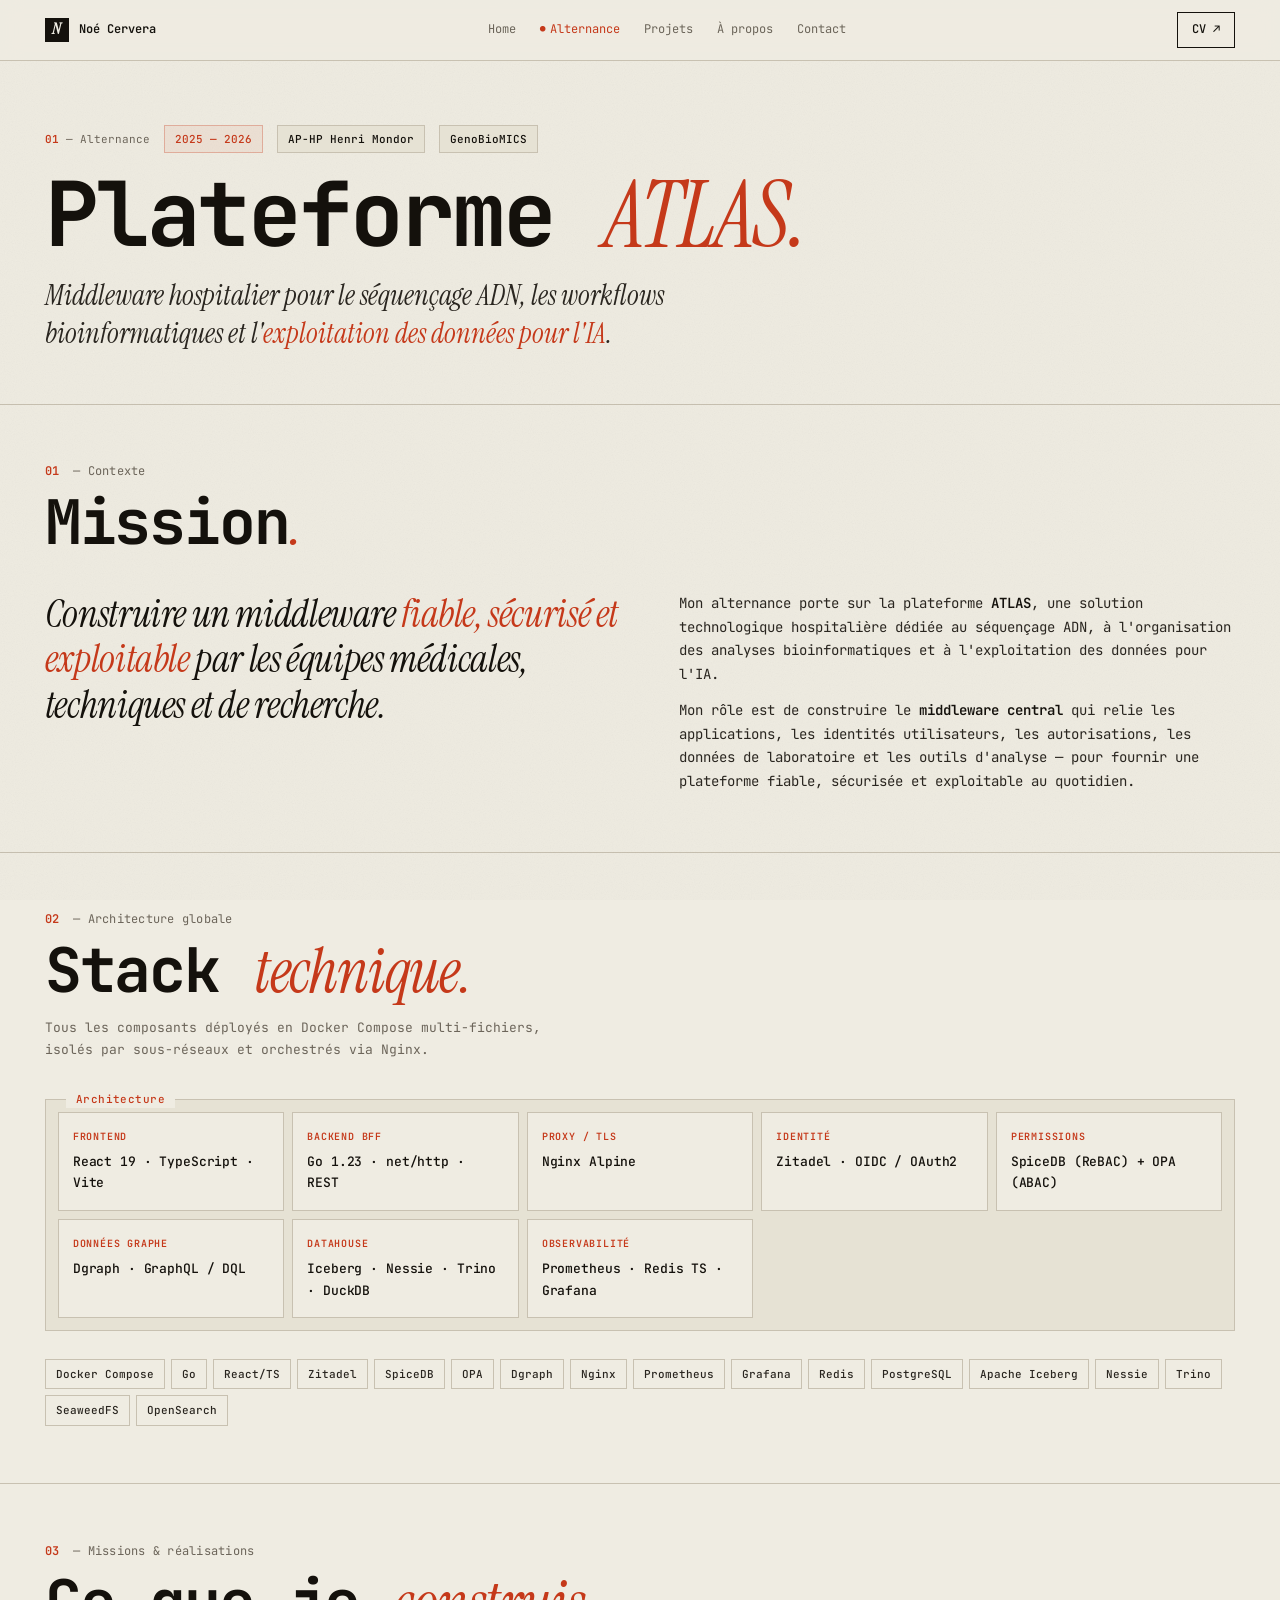
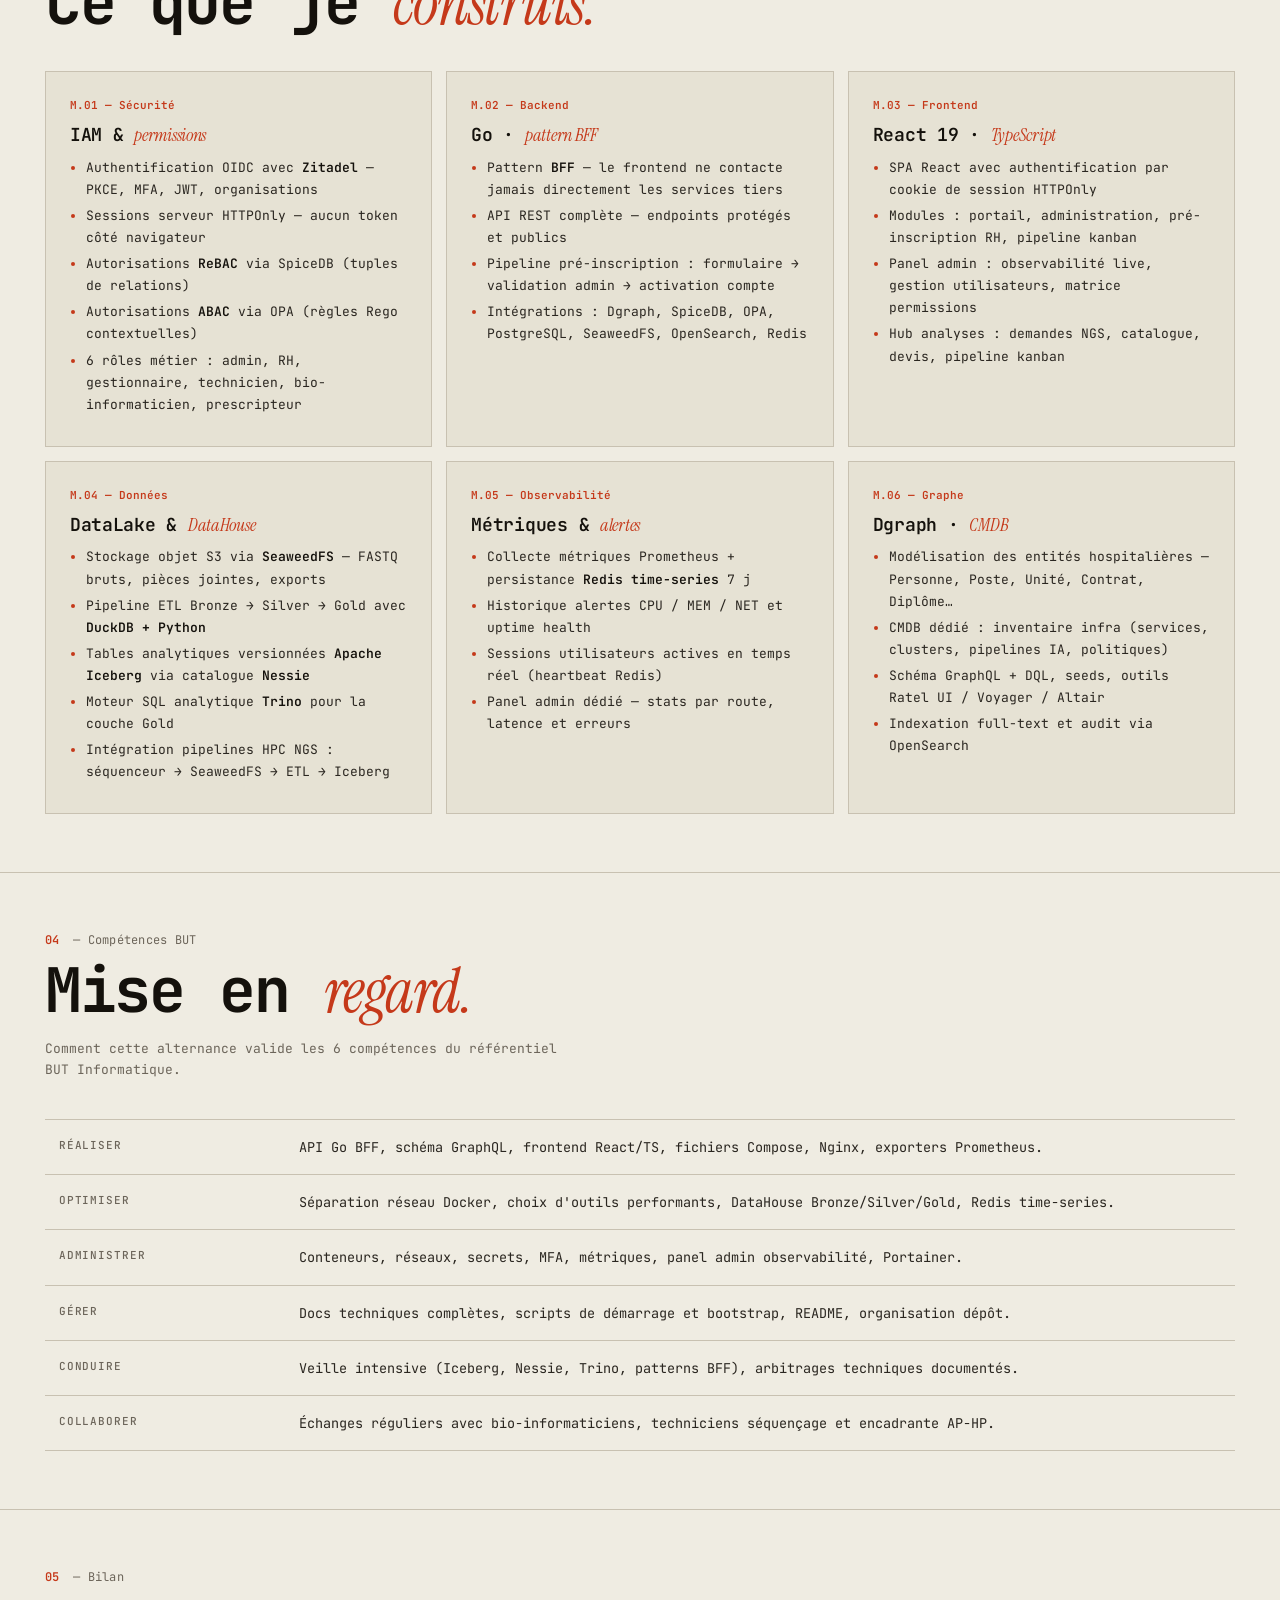
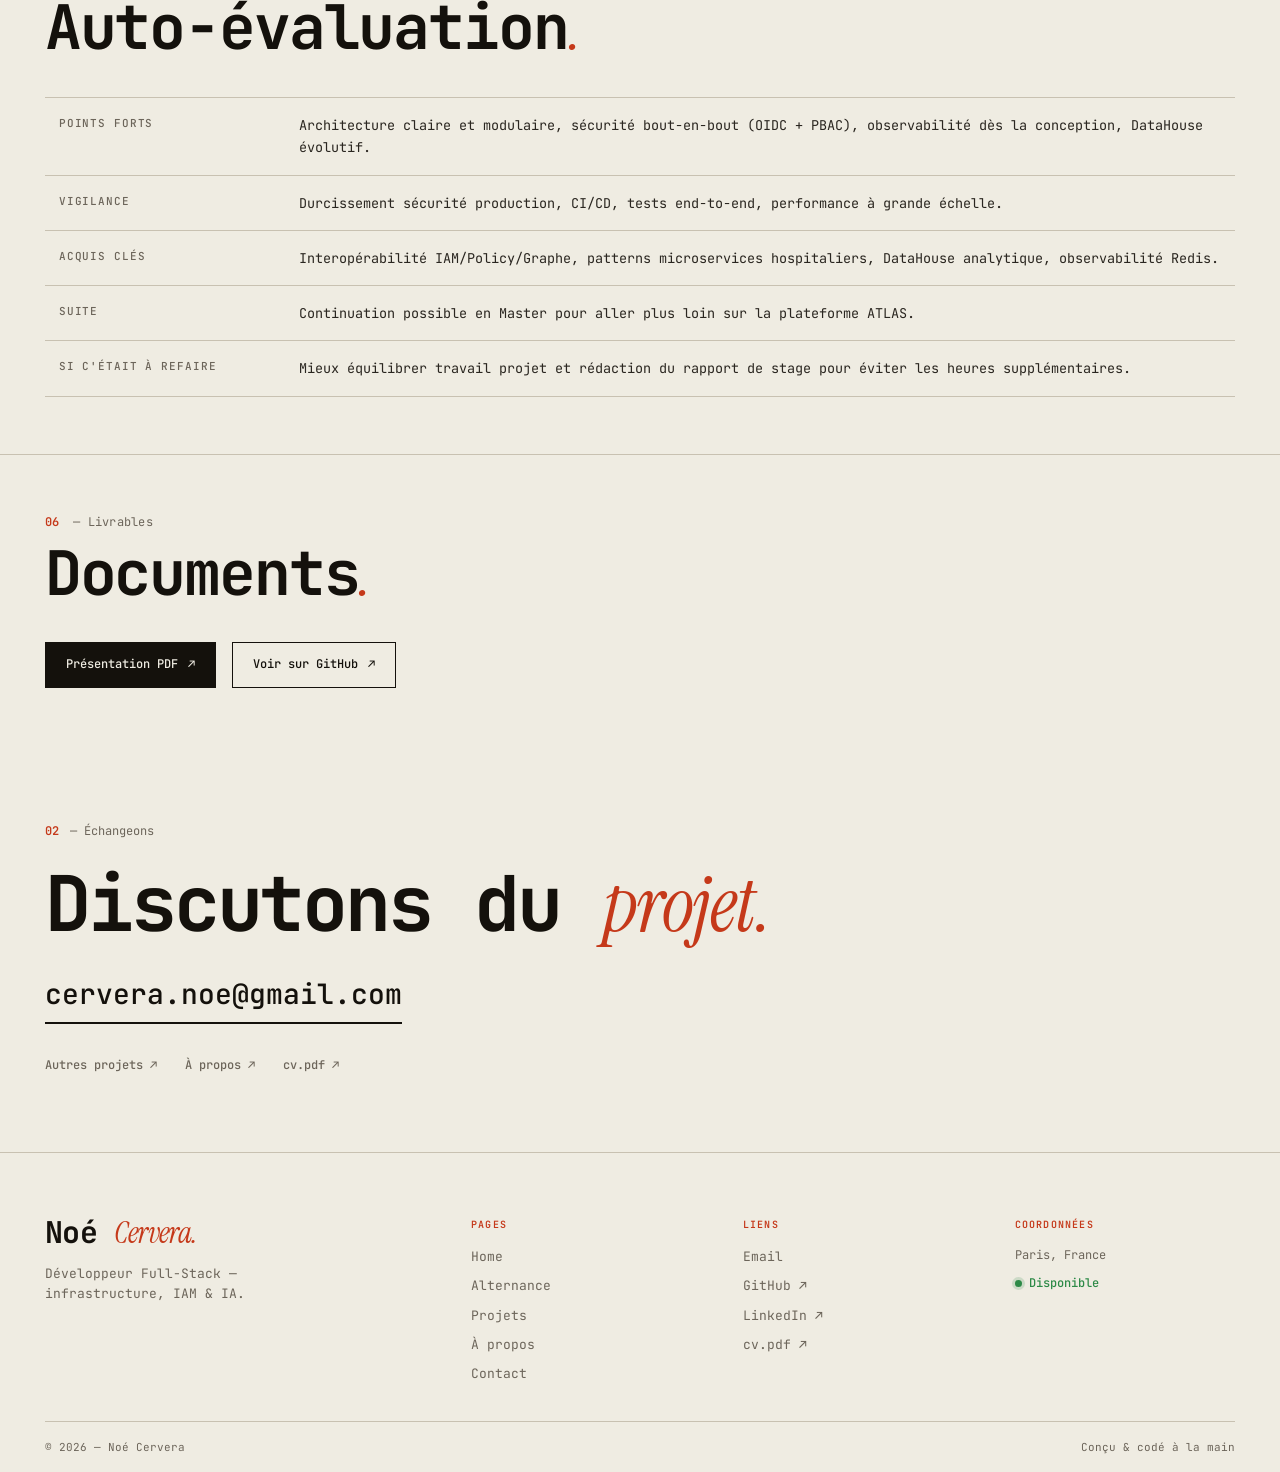
<file: alternance.html>
<!doctype html>
<html lang="fr">
<head>
<meta charset="utf-8">
<meta name="viewport" content="width=device-width, initial-scale=1">
<title>Alternance ATLAS — AP-HP · Noé Cervera</title>
<meta name="description" content="Alternance Noé Cervera à l'AP-HP Henri Mondor — plateforme hospitalière ATLAS / GenoBioMICS. Middleware Go, IAM (Zitadel, SpiceDB, OPA), React/TypeScript, DataHouse Iceberg, observabilité.">
<link rel="icon" href="assets/logo.svg" type="image/svg+xml">
<link rel="preconnect" href="https://fonts.googleapis.com">
<link rel="preconnect" href="https://fonts.gstatic.com" crossorigin>
<link href="https://fonts.googleapis.com/css2?family=Instrument+Serif:ital@0;1&family=JetBrains+Mono:ital,wght@0,400;0,500;0,600;0,700;1,400;1,500&display=swap" rel="stylesheet">
<link rel="stylesheet" href="assets/portfolio.css">
</head>
<body>

<header class="topbar">
  <div class="topbar-inner">
    <a class="topbar-brand" href="index.html">
      <span class="mark">N</span>
      <span>Noé&nbsp;Cervera</span>
    </a>
    <nav class="topbar-nav">
      <a href="index.html">Home</a>
      <a href="alternance.html" class="is-active">Alternance</a>
      <a href="projets.html">Projets</a>
      <a href="apropos.html">À propos</a>
      <a href="contact.html">Contact</a>
    </nav>
    <a class="topbar-cta" href="assets/cv.pdf" target="_blank" rel="noopener">CV ↗</a>
  </div>
</header>

<!-- ====== PAGE HEADER ====== -->
<section class="page-header">
  <div class="wrap">
    <div class="page-eyebrow">
      <span><span class="num">01</span> — Alternance</span>
      <span class="tag accent">2025 — 2026</span>
      <span class="tag">AP-HP Henri Mondor</span>
      <span class="tag">GenoBioMICS</span>
    </div>
    <h1 class="page-title">Plateforme <span class="it">ATLAS.</span></h1>
    <p class="page-lead">Middleware hospitalier pour le séquençage ADN, les workflows bioinformatiques et l'<em>exploitation des données pour l'IA</em>.</p>
  </div>
</section>

<main>

  <!-- ====== 01 — CONTEXTE ====== -->
  <section class="section fade-up">
    <div class="wrap">
      <div class="section-head">
        <div class="section-path"><span class="num">01</span> — Contexte</div>
        <h2 class="section-title">Mission<span class="it">.</span></h2>
      </div>

      <div class="intro">
        <p class="intro-callout">Construire un middleware <em>fiable, sécurisé et exploitable</em> par les équipes médicales, techniques et de recherche.</p>
        <div class="intro-text">
          <p>Mon alternance porte sur la plateforme <strong>ATLAS</strong>, une solution technologique hospitalière dédiée au séquençage ADN, à l'organisation des analyses bioinformatiques et à l'exploitation des données pour l'IA.</p>
          <p>Mon rôle est de construire le <strong>middleware central</strong> qui relie les applications, les identités utilisateurs, les autorisations, les données de laboratoire et les outils d'analyse — pour fournir une plateforme fiable, sécurisée et exploitable au quotidien.</p>
        </div>
      </div>
    </div>
  </section>

  <!-- ====== 02 — ARCHITECTURE ====== -->
  <section class="section fade-up">
    <div class="wrap">
      <div class="section-head">
        <div class="section-path"><span class="num">02</span> — Architecture globale</div>
        <h2 class="section-title">Stack <span class="it">technique.</span></h2>
        <p class="section-sub">Tous les composants déployés en Docker Compose multi-fichiers, isolés par sous-réseaux et orchestrés via Nginx.</p>
      </div>

      <div class="arch-grid" style="margin-bottom: 28px;">
        <div class="arch-cell"><div class="role">Frontend</div><div class="stack">React 19 · TypeScript · Vite</div></div>
        <div class="arch-cell"><div class="role">Backend BFF</div><div class="stack">Go 1.23 · net/http · REST</div></div>
        <div class="arch-cell"><div class="role">Proxy / TLS</div><div class="stack">Nginx Alpine</div></div>
        <div class="arch-cell"><div class="role">Identité</div><div class="stack">Zitadel · OIDC / OAuth2</div></div>
        <div class="arch-cell"><div class="role">Permissions</div><div class="stack">SpiceDB (ReBAC) + OPA (ABAC)</div></div>
        <div class="arch-cell"><div class="role">Données graphe</div><div class="stack">Dgraph · GraphQL / DQL</div></div>
        <div class="arch-cell"><div class="role">DataHouse</div><div class="stack">Iceberg · Nessie · Trino · DuckDB</div></div>
        <div class="arch-cell"><div class="role">Observabilité</div><div class="stack">Prometheus · Redis TS · Grafana</div></div>
      </div>

      <div class="tags">
        <span class="tag">Docker Compose</span>
        <span class="tag">Go</span>
        <span class="tag">React/TS</span>
        <span class="tag">Zitadel</span>
        <span class="tag">SpiceDB</span>
        <span class="tag">OPA</span>
        <span class="tag">Dgraph</span>
        <span class="tag">Nginx</span>
        <span class="tag">Prometheus</span>
        <span class="tag">Grafana</span>
        <span class="tag">Redis</span>
        <span class="tag">PostgreSQL</span>
        <span class="tag">Apache Iceberg</span>
        <span class="tag">Nessie</span>
        <span class="tag">Trino</span>
        <span class="tag">SeaweedFS</span>
        <span class="tag">OpenSearch</span>
      </div>
    </div>
  </section>

  <!-- ====== 03 — MISSIONS ====== -->
  <section class="section fade-up">
    <div class="wrap">
      <div class="section-head">
        <div class="section-path"><span class="num">03</span> — Missions &amp; réalisations</div>
        <h2 class="section-title">Ce que je <span class="it">construis.</span></h2>
      </div>

      <div class="tile-grid cols-2">
        <article class="tile">
          <div class="tile-num">M.01 — Sécurité</div>
          <h3>IAM &amp; <span class="it">permissions</span></h3>
          <ul>
            <li>Authentification OIDC avec <strong>Zitadel</strong> — PKCE, MFA, JWT, organisations</li>
            <li>Sessions serveur HTTPOnly — aucun token côté navigateur</li>
            <li>Autorisations <strong>ReBAC</strong> via SpiceDB (tuples de relations)</li>
            <li>Autorisations <strong>ABAC</strong> via OPA (règles Rego contextuelles)</li>
            <li>6 rôles métier : admin, RH, gestionnaire, technicien, bio-informaticien, prescripteur</li>
          </ul>
        </article>

        <article class="tile">
          <div class="tile-num">M.02 — Backend</div>
          <h3>Go · <span class="it">pattern BFF</span></h3>
          <ul>
            <li>Pattern <strong>BFF</strong> — le frontend ne contacte jamais directement les services tiers</li>
            <li>API REST complète — endpoints protégés et publics</li>
            <li>Pipeline pré-inscription : formulaire → validation admin → activation compte</li>
            <li>Intégrations : Dgraph, SpiceDB, OPA, PostgreSQL, SeaweedFS, OpenSearch, Redis</li>
          </ul>
        </article>

        <article class="tile">
          <div class="tile-num">M.03 — Frontend</div>
          <h3>React 19 · <span class="it">TypeScript</span></h3>
          <ul>
            <li>SPA React avec authentification par cookie de session HTTPOnly</li>
            <li>Modules : portail, administration, pré-inscription RH, pipeline kanban</li>
            <li>Panel admin : observabilité live, gestion utilisateurs, matrice permissions</li>
            <li>Hub analyses : demandes NGS, catalogue, devis, pipeline kanban</li>
          </ul>
        </article>

        <article class="tile">
          <div class="tile-num">M.04 — Données</div>
          <h3>DataLake &amp; <span class="it">DataHouse</span></h3>
          <ul>
            <li>Stockage objet S3 via <strong>SeaweedFS</strong> — FASTQ bruts, pièces jointes, exports</li>
            <li>Pipeline ETL Bronze → Silver → Gold avec <strong>DuckDB + Python</strong></li>
            <li>Tables analytiques versionnées <strong>Apache Iceberg</strong> via catalogue <strong>Nessie</strong></li>
            <li>Moteur SQL analytique <strong>Trino</strong> pour la couche Gold</li>
            <li>Intégration pipelines HPC NGS : séquenceur → SeaweedFS → ETL → Iceberg</li>
          </ul>
        </article>

        <article class="tile">
          <div class="tile-num">M.05 — Observabilité</div>
          <h3>Métriques &amp; <span class="it">alertes</span></h3>
          <ul>
            <li>Collecte métriques Prometheus + persistance <strong>Redis time-series</strong> 7 j</li>
            <li>Historique alertes CPU / MEM / NET et uptime health</li>
            <li>Sessions utilisateurs actives en temps réel (heartbeat Redis)</li>
            <li>Panel admin dédié — stats par route, latence et erreurs</li>
          </ul>
        </article>

        <article class="tile">
          <div class="tile-num">M.06 — Graphe</div>
          <h3>Dgraph · <span class="it">CMDB</span></h3>
          <ul>
            <li>Modélisation des entités hospitalières — Personne, Poste, Unité, Contrat, Diplôme…</li>
            <li>CMDB dédié : inventaire infra (services, clusters, pipelines IA, politiques)</li>
            <li>Schéma GraphQL + DQL, seeds, outils Ratel UI / Voyager / Altair</li>
            <li>Indexation full-text et audit via OpenSearch</li>
          </ul>
        </article>
      </div>
    </div>
  </section>

  <!-- ====== 04 — COMPÉTENCES BUT ====== -->
  <section class="section fade-up">
    <div class="wrap">
      <div class="section-head">
        <div class="section-path"><span class="num">04</span> — Compétences BUT</div>
        <h2 class="section-title">Mise en <span class="it">regard.</span></h2>
        <p class="section-sub">Comment cette alternance valide les 6 compétences du référentiel BUT Informatique.</p>
      </div>
      <table class="kv">
        <tbody>
          <tr><th>Réaliser</th><td>API Go BFF, schéma GraphQL, frontend React/TS, fichiers Compose, Nginx, exporters Prometheus.</td></tr>
          <tr><th>Optimiser</th><td>Séparation réseau Docker, choix d'outils performants, DataHouse Bronze/Silver/Gold, Redis time-series.</td></tr>
          <tr><th>Administrer</th><td>Conteneurs, réseaux, secrets, MFA, métriques, panel admin observabilité, Portainer.</td></tr>
          <tr><th>Gérer</th><td>Docs techniques complètes, scripts de démarrage et bootstrap, README, organisation dépôt.</td></tr>
          <tr><th>Conduire</th><td>Veille intensive (Iceberg, Nessie, Trino, patterns BFF), arbitrages techniques documentés.</td></tr>
          <tr><th>Collaborer</th><td>Échanges réguliers avec bio-informaticiens, techniciens séquençage et encadrante AP-HP.</td></tr>
        </tbody>
      </table>
    </div>
  </section>

  <!-- ====== 05 — AUTO-ÉVAL ====== -->
  <section class="section fade-up">
    <div class="wrap">
      <div class="section-head">
        <div class="section-path"><span class="num">05</span> — Bilan</div>
        <h2 class="section-title">Auto-évaluation<span class="it">.</span></h2>
      </div>
      <table class="kv">
        <tbody>
          <tr><th>Points forts</th><td>Architecture claire et modulaire, sécurité bout-en-bout (OIDC + PBAC), observabilité dès la conception, DataHouse évolutif.</td></tr>
          <tr><th>Vigilance</th><td>Durcissement sécurité production, CI/CD, tests end-to-end, performance à grande échelle.</td></tr>
          <tr><th>Acquis clés</th><td>Interopérabilité IAM/Policy/Graphe, patterns microservices hospitaliers, DataHouse analytique, observabilité Redis.</td></tr>
          <tr><th>Suite</th><td>Continuation possible en Master pour aller plus loin sur la plateforme ATLAS.</td></tr>
          <tr><th>Si c'était à refaire</th><td>Mieux équilibrer travail projet et rédaction du rapport de stage pour éviter les heures supplémentaires.</td></tr>
        </tbody>
      </table>
    </div>
  </section>

  <!-- ====== 06 — LIVRABLES ====== -->
  <section class="section fade-up">
    <div class="wrap">
      <div class="section-head">
        <div class="section-path"><span class="num">06</span> — Livrables</div>
        <h2 class="section-title">Documents<span class="it">.</span></h2>
      </div>
      <div style="display: flex; gap: 16px; flex-wrap: wrap;">
        <a class="btn" href="docs/presentation_NC.pdf" download>Présentation PDF <span class="arr">↗</span></a>
        <a class="btn btn-ghost" href="https://github.com/noe-cervera" target="_blank" rel="noopener">Voir sur GitHub <span class="arr">↗</span></a>
      </div>
    </div>
  </section>

</main>

<!-- ====== CTA ====== -->
<section class="cta fade-up">
  <div class="wrap">
    <div class="cta-eyebrow"><span class="num">02</span> — Échangeons</div>
    <h2 class="cta-headline">Discutons du <span class="it">projet.</span></h2>
    <a class="cta-email" href="mailto:cervera.noe@gmail.com">cervera.noe@gmail.com</a>
    <div class="cta-meta">
      <a href="projets.html">Autres projets ↗</a>
      <a href="apropos.html">À propos ↗</a>
      <a href="assets/cv.pdf" target="_blank" rel="noopener">cv.pdf ↗</a>
    </div>
  </div>
</section>

<!-- ====== FOOTER ====== -->
<footer class="footer fat-footer">
  <div class="wrap">
    <div class="footer-grid">
      <div class="footer-col footer-col-main">
        <div class="footer-name">Noé <span class="it">Cervera.</span></div>
        <p class="footer-tag">Développeur Full-Stack — infrastructure, IAM &amp; IA.</p>
      </div>
      <div class="footer-col">
        <div class="footer-h">Pages</div>
        <a href="index.html">Home</a>
        <a href="alternance.html">Alternance</a>
        <a href="projets.html">Projets</a>
        <a href="apropos.html">À propos</a>
        <a href="contact.html">Contact</a>
      </div>
      <div class="footer-col">
        <div class="footer-h">Liens</div>
        <a href="mailto:cervera.noe@gmail.com">Email</a>
        <a href="https://github.com/noe-cervera" target="_blank" rel="noopener">GitHub ↗</a>
        <a href="https://linkedin.com/in/no%C3%A9-cervera-2b4149251" target="_blank" rel="noopener">LinkedIn ↗</a>
        <a href="assets/cv.pdf" target="_blank" rel="noopener">cv.pdf ↗</a>
      </div>
      <div class="footer-col">
        <div class="footer-h">Coordonnées</div>
        <span>Paris, France</span>
        <span class="footer-avail"><span class="footer-dot"></span>Disponible</span>
      </div>
    </div>
    <div class="footer-bottom">
      <span>© 2026 — Noé Cervera</span>
      <span>Conçu &amp; codé à la main</span>
    </div>
  </div>
</footer>

<script src="assets/portfolio.js"></script>

<script>
  const io = new IntersectionObserver((entries) => {
    entries.forEach(e => {
      if (e.isIntersecting) { e.target.classList.add('is-in'); io.unobserve(e.target); }
    });
  }, { threshold: .06, rootMargin: '0px 0px -40px' });
  document.querySelectorAll('.section, .cta').forEach(el => io.observe(el));
</script>

</body>
</html>
</file>
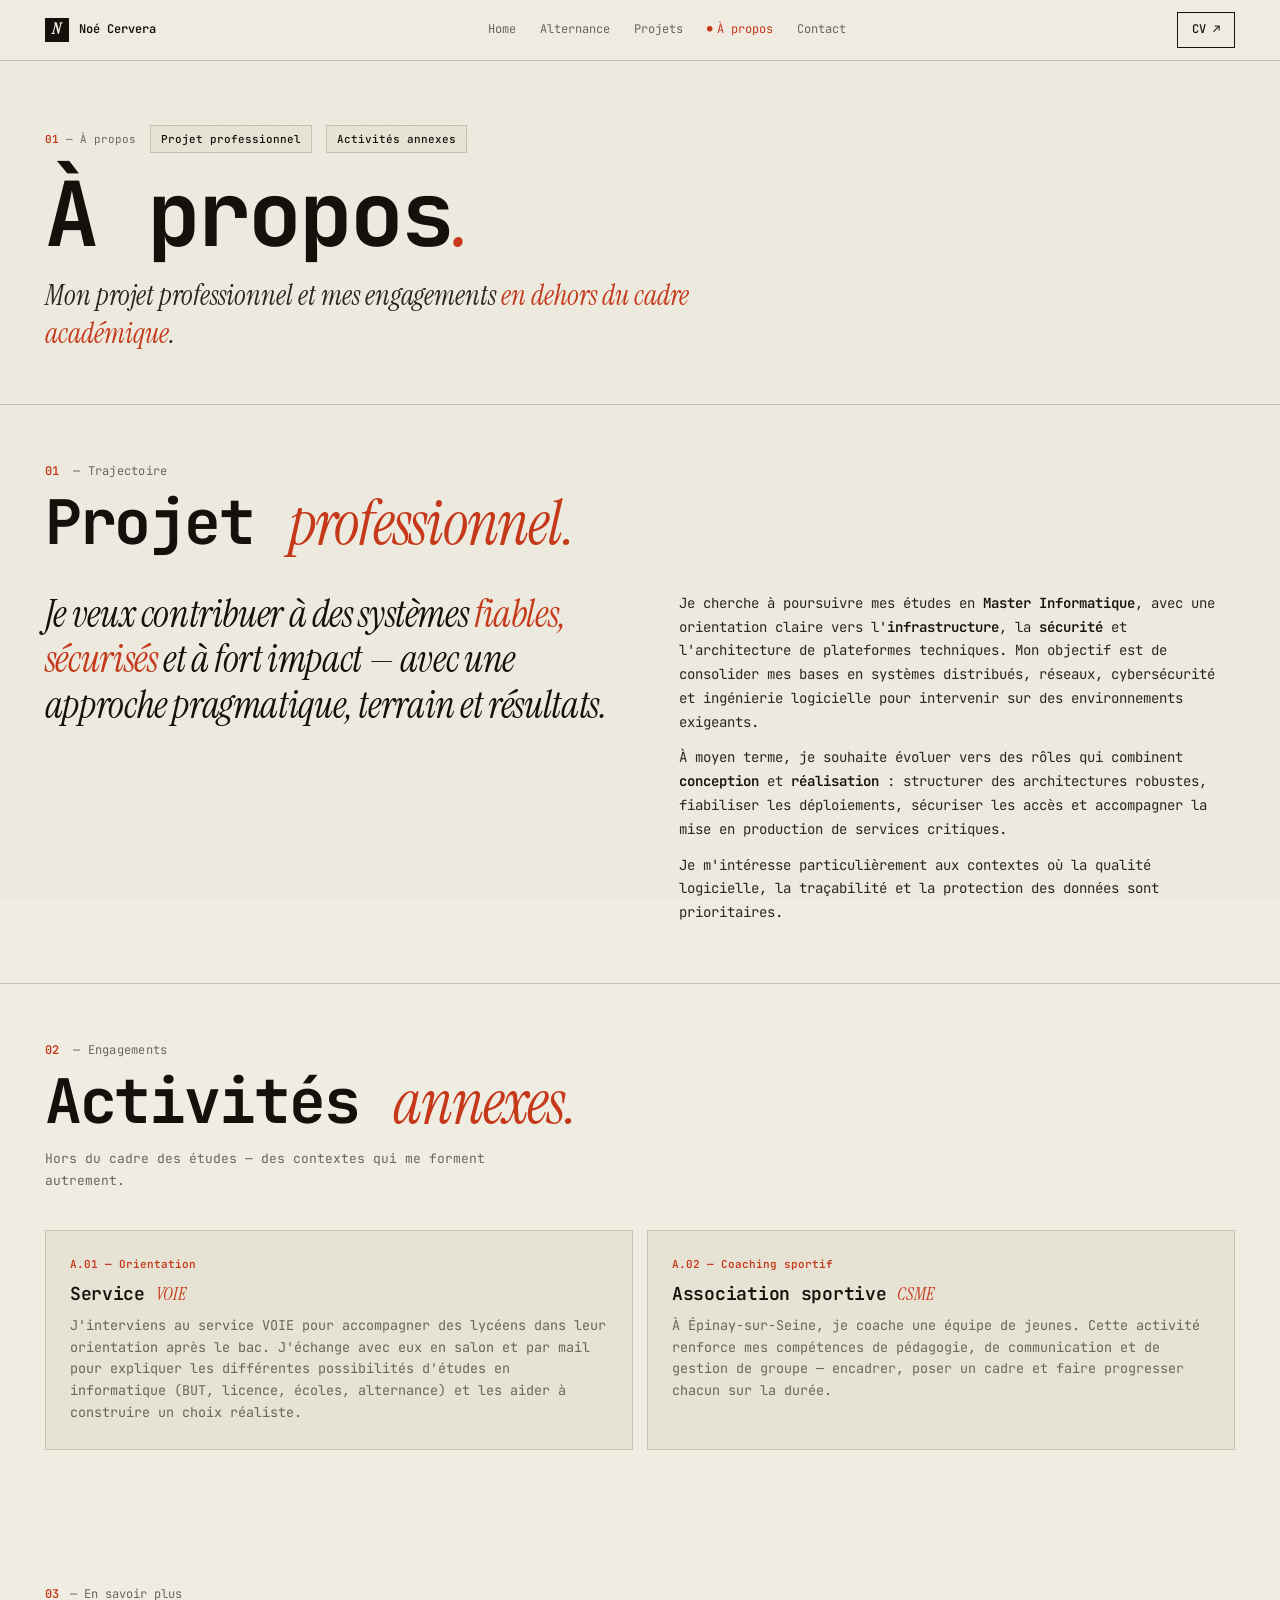
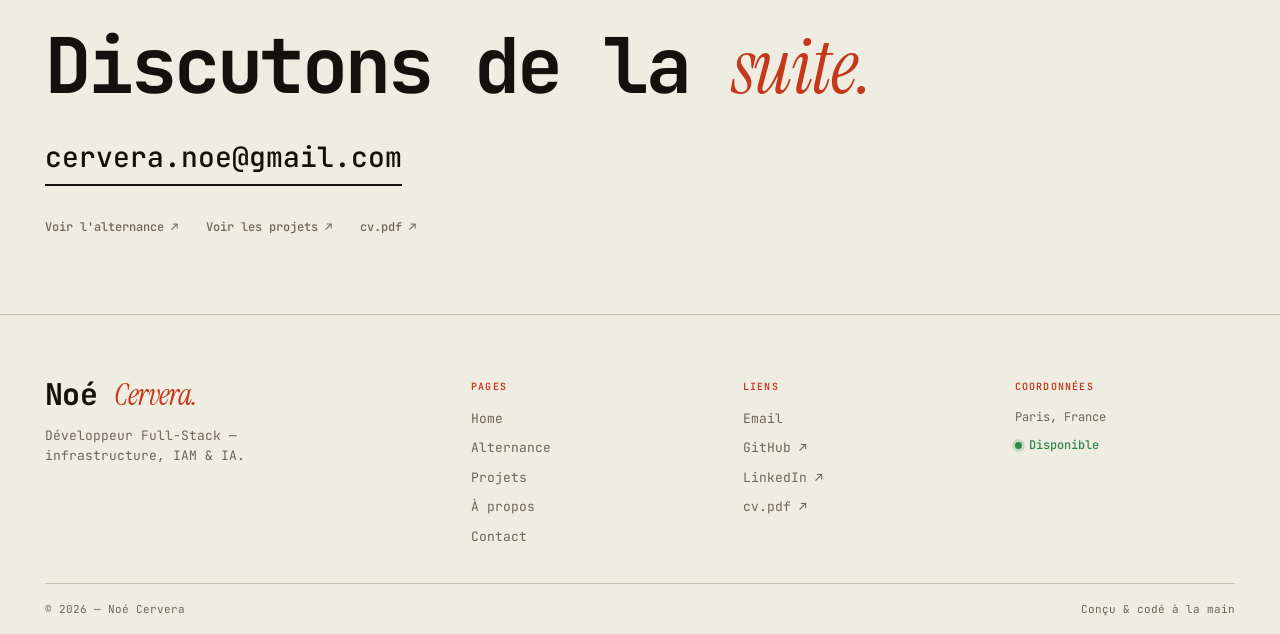
<file: apropos.html>
<!doctype html>
<html lang="fr">
<head>
<meta charset="utf-8">
<meta name="viewport" content="width=device-width, initial-scale=1">
<title>À propos — Noé Cervera</title>
<meta name="description" content="Projet professionnel et activités annexes de Noé Cervera : Master en infrastructure / sécurité, Service VOIE et coaching CSME.">
<link rel="icon" href="assets/logo.svg" type="image/svg+xml">
<link rel="preconnect" href="https://fonts.googleapis.com">
<link rel="preconnect" href="https://fonts.gstatic.com" crossorigin>
<link href="https://fonts.googleapis.com/css2?family=Instrument+Serif:ital@0;1&family=JetBrains+Mono:ital,wght@0,400;0,500;0,600;0,700;1,400;1,500&display=swap" rel="stylesheet">
<link rel="stylesheet" href="assets/portfolio.css">
</head>
<body>

<!-- ====== TOP BAR ====== -->
<header class="topbar">
  <div class="topbar-inner">
    <a class="topbar-brand" href="index.html">
      <span class="mark">N</span>
      <span>Noé&nbsp;Cervera</span>
    </a>
    <nav class="topbar-nav">
      <a href="index.html">Home</a>
      <a href="alternance.html">Alternance</a>
      <a href="projets.html">Projets</a>
      <a href="apropos.html" class="is-active">À propos</a>
      <a href="contact.html">Contact</a>
    </nav>
    <a class="topbar-cta" href="assets/cv.pdf" target="_blank" rel="noopener">CV ↗</a>
  </div>
</header>

<!-- ====== PAGE HEADER ====== -->
<section class="page-header">
  <div class="wrap">
    <div class="page-eyebrow">
      <span><span class="num">01</span> — À propos</span>
      <span class="tag">Projet professionnel</span>
      <span class="tag">Activités annexes</span>
    </div>
    <h1 class="page-title">À propos<span class="it">.</span></h1>
    <p class="page-lead">Mon projet professionnel et mes engagements <em>en dehors du cadre académique</em>.</p>
  </div>
</section>

<main>

  <!-- ====== 01 — PROJET PRO ====== -->
  <section class="section fade-up">
    <div class="wrap">
      <div class="section-head">
        <div class="section-path"><span class="num">01</span> — Trajectoire</div>
        <h2 class="section-title">Projet <span class="it">professionnel.</span></h2>
      </div>

      <div class="intro">
        <p class="intro-callout">Je veux contribuer à des systèmes <em>fiables, sécurisés</em> et à fort impact — avec une approche pragmatique, terrain et résultats.</p>
        <div class="intro-text">
          <p>Je cherche à poursuivre mes études en <strong>Master Informatique</strong>, avec une orientation claire vers l'<strong>infrastructure</strong>, la <strong>sécurité</strong> et l'architecture de plateformes techniques. Mon objectif est de consolider mes bases en systèmes distribués, réseaux, cybersécurité et ingénierie logicielle pour intervenir sur des environnements exigeants.</p>
          <p>À moyen terme, je souhaite évoluer vers des rôles qui combinent <strong>conception</strong> et <strong>réalisation</strong> : structurer des architectures robustes, fiabiliser les déploiements, sécuriser les accès et accompagner la mise en production de services critiques.</p>
          <p>Je m'intéresse particulièrement aux contextes où la qualité logicielle, la traçabilité et la protection des données sont prioritaires.</p>
        </div>
      </div>
    </div>
  </section>

  <!-- ====== 02 — ACTIVITÉS ANNEXES ====== -->
  <section class="section fade-up">
    <div class="wrap">
      <div class="section-head">
        <div class="section-path"><span class="num">02</span> — Engagements</div>
        <h2 class="section-title">Activités <span class="it">annexes.</span></h2>
        <p class="section-sub">Hors du cadre des études — des contextes qui me forment autrement.</p>
      </div>

      <div class="tile-grid cols-2">
        <article class="tile">
          <div class="tile-num">A.01 — Orientation</div>
          <h3>Service <span class="it">VOIE</span></h3>
          <p>J'interviens au service VOIE pour accompagner des lycéens dans leur orientation après le bac. J'échange avec eux en salon et par mail pour expliquer les différentes possibilités d'études en informatique (BUT, licence, écoles, alternance) et les aider à construire un choix réaliste.</p>
        </article>
        <article class="tile">
          <div class="tile-num">A.02 — Coaching sportif</div>
          <h3>Association sportive <span class="it">CSME</span></h3>
          <p>À Épinay-sur-Seine, je coache une équipe de jeunes. Cette activité renforce mes compétences de pédagogie, de communication et de gestion de groupe — encadrer, poser un cadre et faire progresser chacun sur la durée.</p>
        </article>
      </div>
    </div>
  </section>

</main>

<!-- ====== CTA ====== -->
<section class="cta fade-up">
  <div class="wrap">
    <div class="cta-eyebrow"><span class="num">03</span> — En savoir plus</div>
    <h2 class="cta-headline">Discutons de la <span class="it">suite.</span></h2>
    <a class="cta-email" href="mailto:cervera.noe@gmail.com">cervera.noe@gmail.com</a>
    <div class="cta-meta">
      <a href="alternance.html">Voir l'alternance ↗</a>
      <a href="projets.html">Voir les projets ↗</a>
      <a href="assets/cv.pdf" target="_blank" rel="noopener">cv.pdf ↗</a>
    </div>
  </div>
</section>

<!-- ====== FOOTER ====== -->
<footer class="footer fat-footer">
  <div class="wrap">
    <div class="footer-grid">
      <div class="footer-col footer-col-main">
        <div class="footer-name">Noé <span class="it">Cervera.</span></div>
        <p class="footer-tag">Développeur Full-Stack — infrastructure, IAM &amp; IA.</p>
      </div>
      <div class="footer-col">
        <div class="footer-h">Pages</div>
        <a href="index.html">Home</a>
        <a href="alternance.html">Alternance</a>
        <a href="projets.html">Projets</a>
        <a href="apropos.html">À propos</a>
        <a href="contact.html">Contact</a>
      </div>
      <div class="footer-col">
        <div class="footer-h">Liens</div>
        <a href="mailto:cervera.noe@gmail.com">Email</a>
        <a href="https://github.com/noe-cervera" target="_blank" rel="noopener">GitHub ↗</a>
        <a href="https://linkedin.com/in/no%C3%A9-cervera-2b4149251" target="_blank" rel="noopener">LinkedIn ↗</a>
        <a href="assets/cv.pdf" target="_blank" rel="noopener">cv.pdf ↗</a>
      </div>
      <div class="footer-col">
        <div class="footer-h">Coordonnées</div>
        <span>Paris, France</span>
        <span class="footer-avail"><span class="footer-dot"></span>Disponible</span>
      </div>
    </div>
    <div class="footer-bottom">
      <span>© 2026 — Noé Cervera</span>
      <span>Conçu &amp; codé à la main</span>
    </div>
  </div>
</footer>

<script src="assets/portfolio.js"></script>

<script>
  const io = new IntersectionObserver((entries) => {
    entries.forEach(e => {
      if (e.isIntersecting) { e.target.classList.add('is-in'); io.unobserve(e.target); }
    });
  }, { threshold: .06, rootMargin: '0px 0px -40px' });
  document.querySelectorAll('.section, .cta').forEach(el => io.observe(el));
</script>

</body>
</html>
</file>
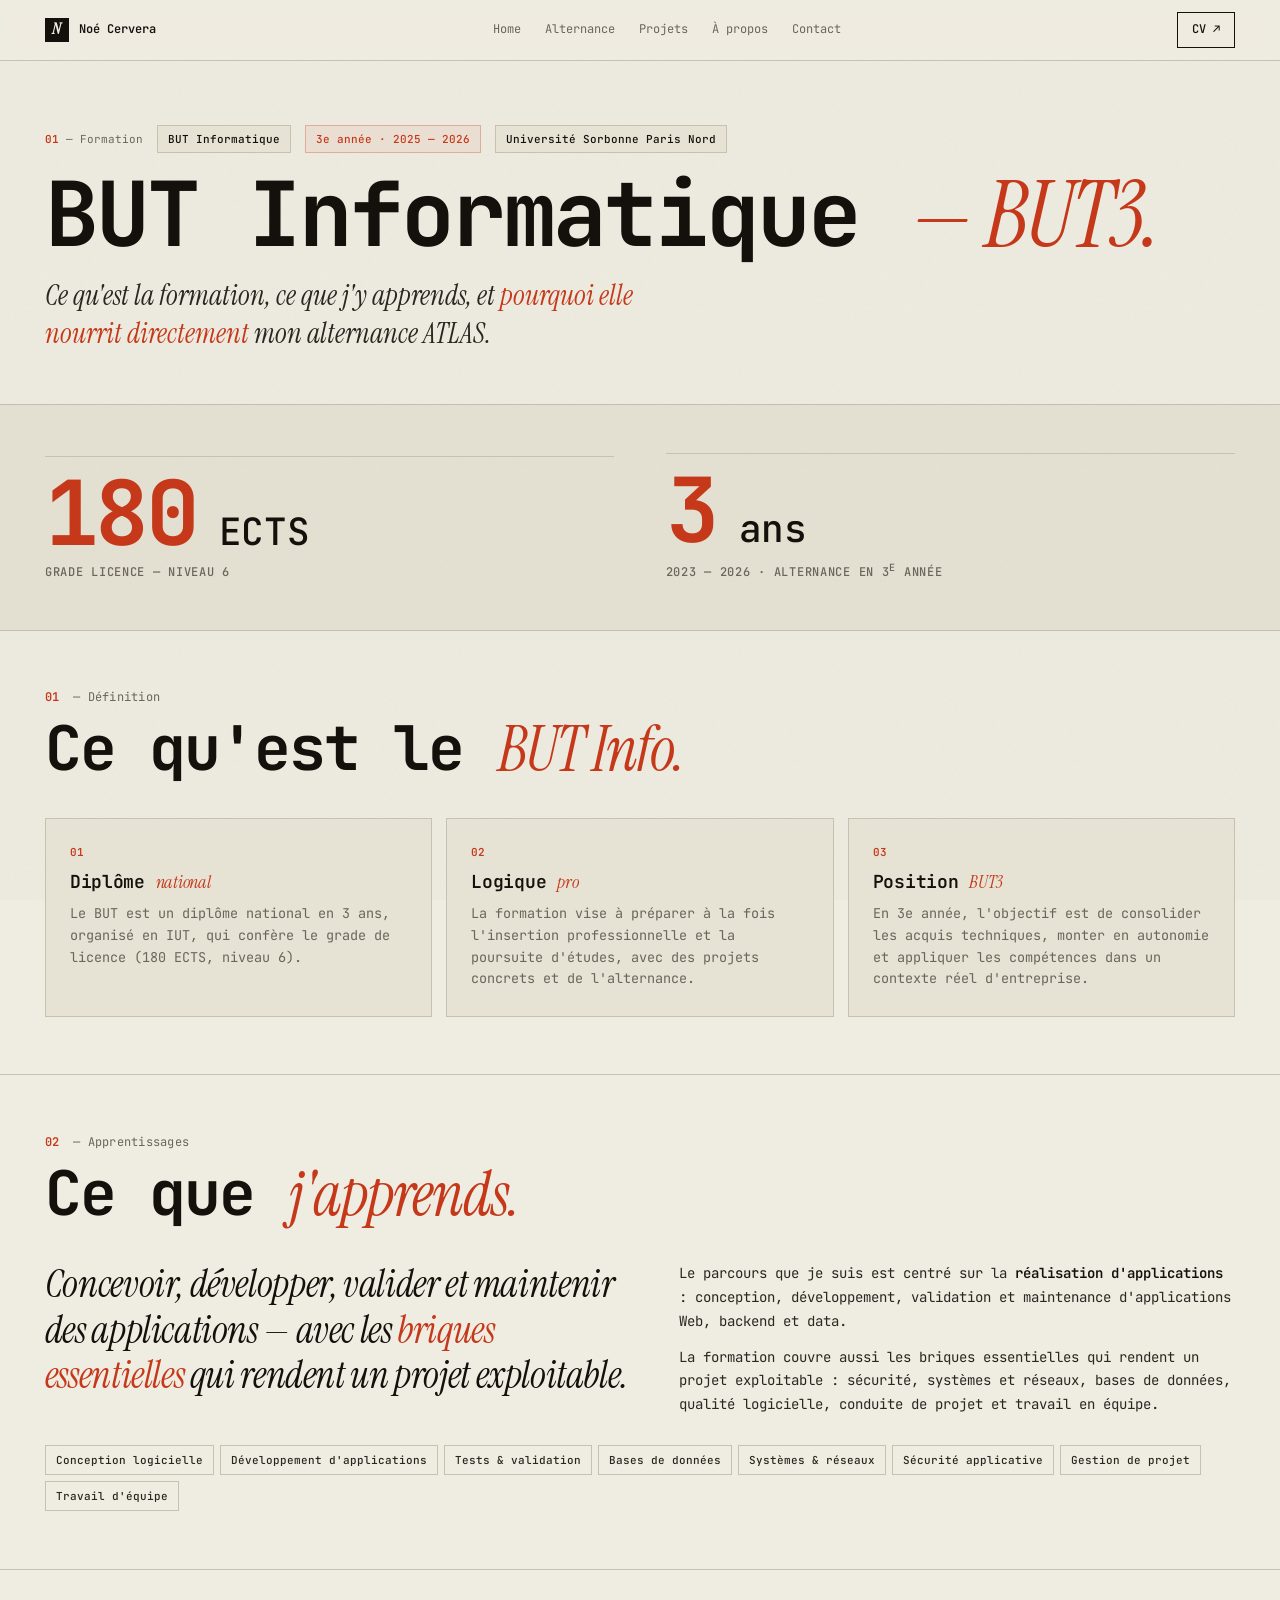
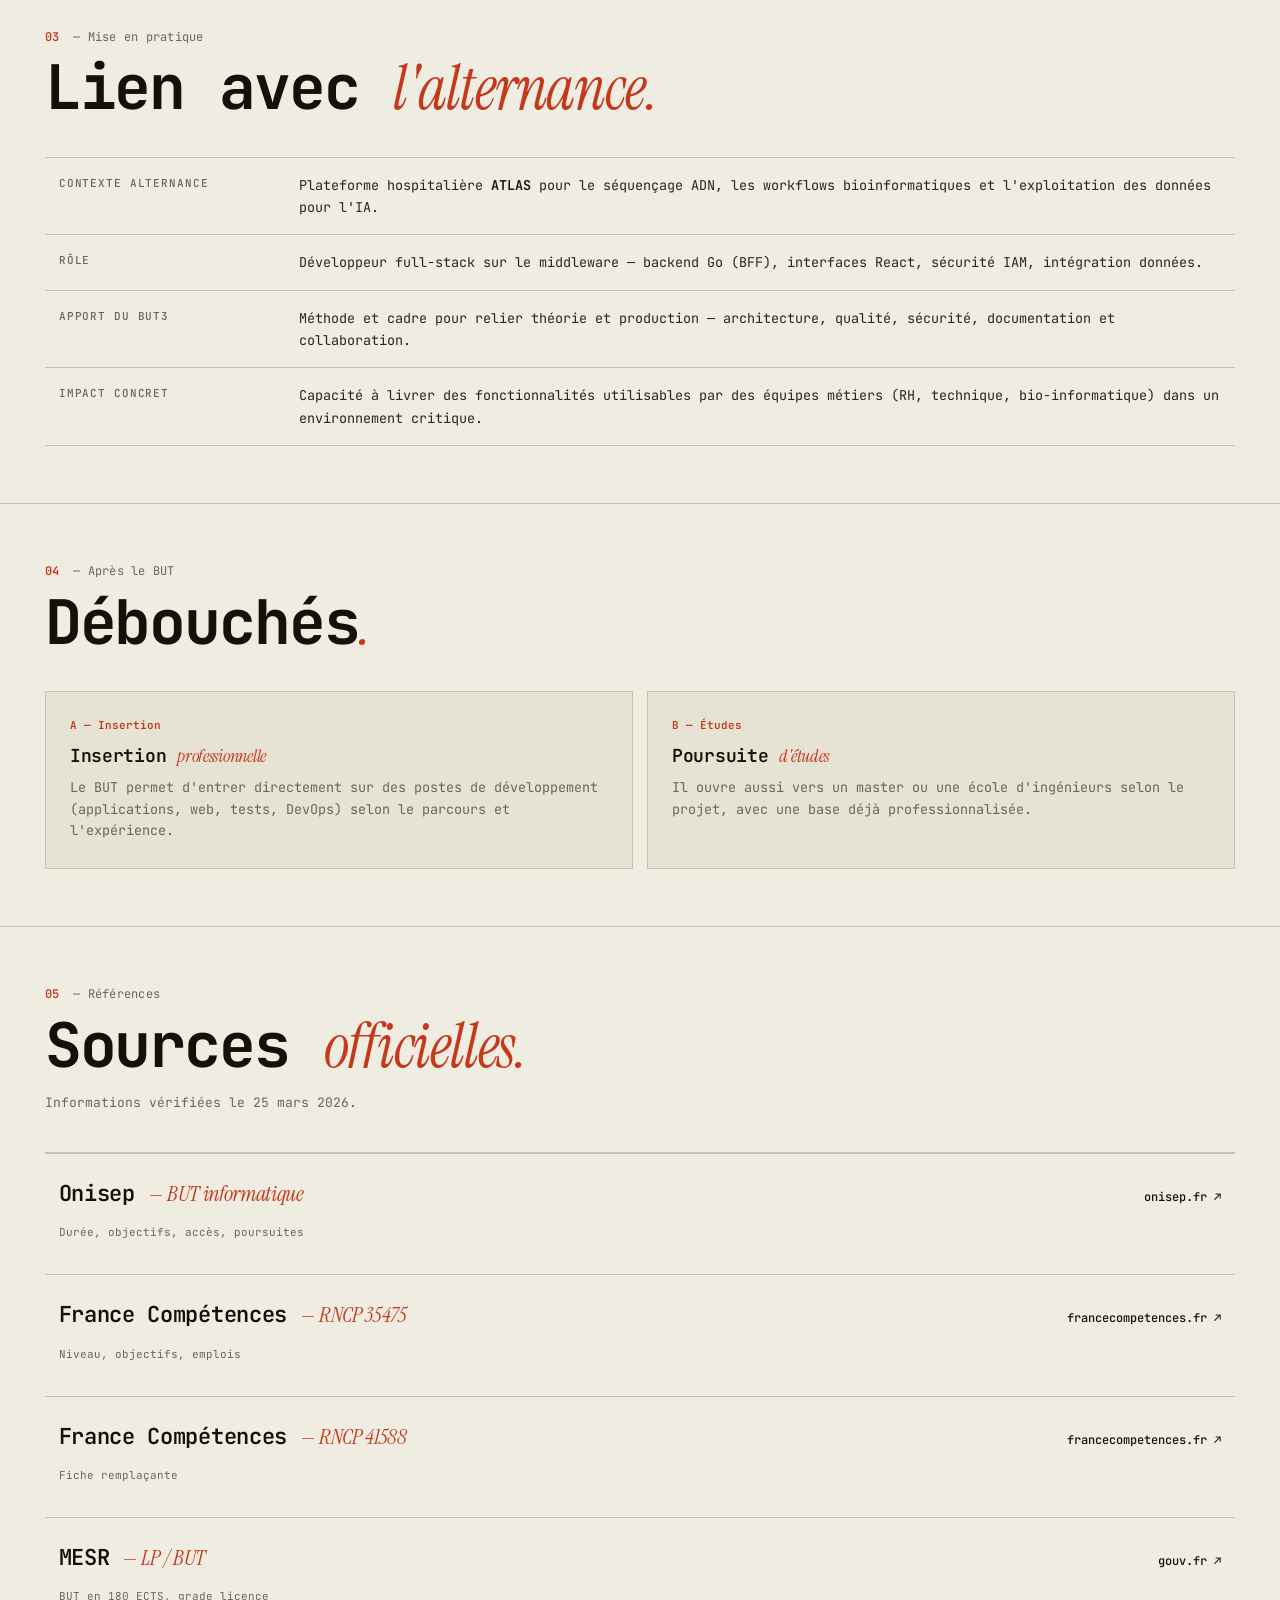
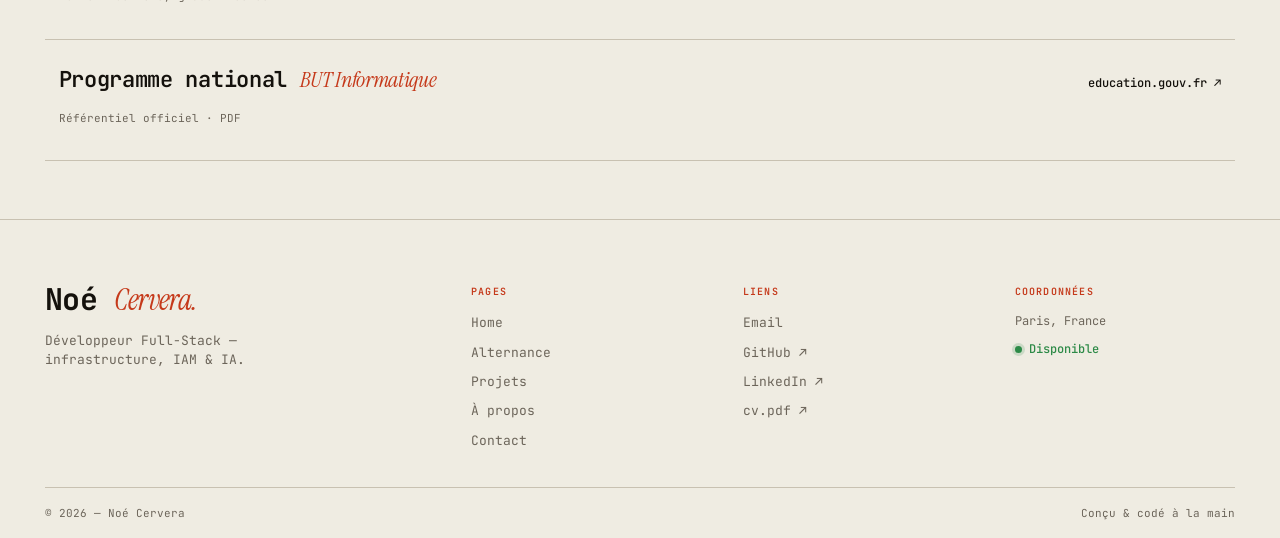
<file: but3-informatique.html>
<!doctype html>
<html lang="fr">
<head>
<meta charset="utf-8">
<meta name="viewport" content="width=device-width, initial-scale=1">
<title>BUT Informatique 3e année — Noé Cervera</title>
<meta name="description" content="Détail de la formation BUT Informatique 3e année : objectifs, compétences, parcours, débouchés et lien avec l'alternance ATLAS de Noé Cervera.">
<link rel="icon" href="assets/logo.svg" type="image/svg+xml">
<link rel="preconnect" href="https://fonts.googleapis.com">
<link rel="preconnect" href="https://fonts.gstatic.com" crossorigin>
<link href="https://fonts.googleapis.com/css2?family=Instrument+Serif:ital@0;1&family=JetBrains+Mono:ital,wght@0,400;0,500;0,600;0,700;1,400;1,500&display=swap" rel="stylesheet">
<link rel="stylesheet" href="assets/portfolio.css">
</head>
<body>

<header class="topbar">
  <div class="topbar-inner">
    <a class="topbar-brand" href="index.html">
      <span class="mark">N</span>
      <span>Noé&nbsp;Cervera</span>
    </a>
    <nav class="topbar-nav">
      <a href="index.html">Home</a>
      <a href="alternance.html">Alternance</a>
      <a href="projets.html">Projets</a>
      <a href="apropos.html">À propos</a>
      <a href="contact.html">Contact</a>
    </nav>
    <a class="topbar-cta" href="assets/cv.pdf" target="_blank" rel="noopener">CV ↗</a>
  </div>
</header>

<!-- ====== PAGE HEADER ====== -->
<section class="page-header">
  <div class="wrap">
    <div class="page-eyebrow">
      <span><span class="num">01</span> — Formation</span>
      <span class="tag">BUT Informatique</span>
      <span class="tag accent">3e année · 2025 — 2026</span>
      <span class="tag">Université Sorbonne Paris Nord</span>
    </div>
    <h1 class="page-title">BUT Informatique <span class="it">— BUT3.</span></h1>
    <p class="page-lead">Ce qu'est la formation, ce que j'y apprends, et <em>pourquoi elle nourrit directement</em> mon alternance ATLAS.</p>
  </div>
</section>

<!-- ====== STAT BAND ====== -->
<section class="stat-band">
  <div class="wrap">
    <div class="stat-band-grid">
      <div class="stat">
        <div class="stat-value">180<span class="stat-unit">&nbsp;ECTS</span></div>
        <div class="stat-label">Grade Licence — niveau 6</div>
      </div>
      <div class="stat">
        <div class="stat-value">3<span class="stat-unit">&nbsp;ans</span></div>
        <div class="stat-label">2023 — 2026 · alternance en 3<sup>e</sup> année</div>
      </div>
    </div>
  </div>
</section>

<style>
.stat-band {
  padding: clamp(28px, 4vw, 48px) 0;
  border-bottom: 1px solid var(--rule);
  background: var(--paper-deep);
  position: relative;
}
.stat-band-grid {
  display: grid;
  grid-template-columns: repeat(2, 1fr);
  gap: clamp(24px, 4vw, 64px);
  align-items: end;
}
.stat-band-grid .stat {
  display: flex; flex-direction: column;
  gap: 6px;
  padding-top: 12px;
  border-top: 1px solid var(--rule);
}
.stat-band-grid .stat-value {
  font-family: var(--mono);
  font-weight: 700;
  font-size: clamp(44px, 7vw, 96px);
  line-height: 1;
  letter-spacing: -.04em;
  color: var(--accent);
}
.stat-band-grid .stat-value sup {
  font-size: .45em;
  font-weight: 600;
  vertical-align: super;
}
.stat-band-grid .stat-value .stat-unit {
  font-size: .42em;
  font-weight: 500;
  color: var(--ink);
  font-family: var(--mono);
  letter-spacing: -.01em;
}
.stat-band-grid .stat-label {
  font-family: var(--mono);
  font-size: 12px;
  color: var(--muted);
  line-height: 1.45;
  text-transform: uppercase;
  letter-spacing: .06em;
  font-weight: 500;
}
@media (max-width: 720px) {
  .stat-band-grid { grid-template-columns: 1fr; gap: 28px; }
}
</style>

<main>

  <!-- ====== 01 — DEFINITION ====== -->
  <section class="section fade-up">
    <div class="wrap">
      <div class="section-head">
        <div class="section-path"><span class="num">01</span> — Définition</div>
        <h2 class="section-title">Ce qu'est le <span class="it">BUT Info.</span></h2>
      </div>

      <div class="tile-grid cols-3">
        <article class="tile">
          <div class="tile-num">01</div>
          <h3>Diplôme <span class="it">national</span></h3>
          <p>Le BUT est un diplôme national en 3 ans, organisé en IUT, qui confère le grade de licence (180 ECTS, niveau 6).</p>
        </article>
        <article class="tile">
          <div class="tile-num">02</div>
          <h3>Logique <span class="it">pro</span></h3>
          <p>La formation vise à préparer à la fois l'insertion professionnelle et la poursuite d'études, avec des projets concrets et de l'alternance.</p>
        </article>
        <article class="tile">
          <div class="tile-num">03</div>
          <h3>Position <span class="it">BUT3</span></h3>
          <p>En 3e année, l'objectif est de consolider les acquis techniques, monter en autonomie et appliquer les compétences dans un contexte réel d'entreprise.</p>
        </article>
      </div>
    </div>
  </section>

  <!-- ====== 02 — APPRENTISSAGES ====== -->
  <section class="section fade-up">
    <div class="wrap">
      <div class="section-head">
        <div class="section-path"><span class="num">02</span> — Apprentissages</div>
        <h2 class="section-title">Ce que <span class="it">j'apprends.</span></h2>
      </div>

      <div class="intro">
        <p class="intro-callout">Concevoir, développer, valider et maintenir des applications — avec les <em>briques essentielles</em> qui rendent un projet exploitable.</p>
        <div class="intro-text">
          <p>Le parcours que je suis est centré sur la <strong>réalisation d'applications</strong> : conception, développement, validation et maintenance d'applications Web, backend et data.</p>
          <p>La formation couvre aussi les briques essentielles qui rendent un projet exploitable&nbsp;: sécurité, systèmes et réseaux, bases de données, qualité logicielle, conduite de projet et travail en équipe.</p>
        </div>
      </div>

      <div class="tags" style="margin-top: 28px;">
        <span class="tag">Conception logicielle</span>
        <span class="tag">Développement d'applications</span>
        <span class="tag">Tests &amp; validation</span>
        <span class="tag">Bases de données</span>
        <span class="tag">Systèmes &amp; réseaux</span>
        <span class="tag">Sécurité applicative</span>
        <span class="tag">Gestion de projet</span>
        <span class="tag">Travail d'équipe</span>
      </div>
    </div>
  </section>

  <!-- ====== 03 — LIEN ALTERNANCE ====== -->
  <section class="section fade-up">
    <div class="wrap">
      <div class="section-head">
        <div class="section-path"><span class="num">03</span> — Mise en pratique</div>
        <h2 class="section-title">Lien avec <span class="it">l'alternance.</span></h2>
      </div>
      <table class="kv">
        <tbody>
          <tr><th>Contexte alternance</th><td>Plateforme hospitalière <strong>ATLAS</strong> pour le séquençage ADN, les workflows bioinformatiques et l'exploitation des données pour l'IA.</td></tr>
          <tr><th>Rôle</th><td>Développeur full-stack sur le middleware — backend Go (BFF), interfaces React, sécurité IAM, intégration données.</td></tr>
          <tr><th>Apport du BUT3</th><td>Méthode et cadre pour relier théorie et production — architecture, qualité, sécurité, documentation et collaboration.</td></tr>
          <tr><th>Impact concret</th><td>Capacité à livrer des fonctionnalités utilisables par des équipes métiers (RH, technique, bio-informatique) dans un environnement critique.</td></tr>
        </tbody>
      </table>
    </div>
  </section>

  <!-- ====== 04 — DÉBOUCHÉS ====== -->
  <section class="section fade-up">
    <div class="wrap">
      <div class="section-head">
        <div class="section-path"><span class="num">04</span> — Après le BUT</div>
        <h2 class="section-title">Débouchés<span class="it">.</span></h2>
      </div>

      <div class="tile-grid cols-2">
        <article class="tile">
          <div class="tile-num">A — Insertion</div>
          <h3>Insertion <span class="it">professionnelle</span></h3>
          <p>Le BUT permet d'entrer directement sur des postes de développement (applications, web, tests, DevOps) selon le parcours et l'expérience.</p>
        </article>
        <article class="tile">
          <div class="tile-num">B — Études</div>
          <h3>Poursuite <span class="it">d'études</span></h3>
          <p>Il ouvre aussi vers un master ou une école d'ingénieurs selon le projet, avec une base déjà professionnalisée.</p>
        </article>
      </div>
    </div>
  </section>

  <!-- ====== 05 — SOURCES ====== -->
  <section class="section fade-up">
    <div class="wrap">
      <div class="section-head">
        <div class="section-path"><span class="num">05</span> — Références</div>
        <h2 class="section-title">Sources <span class="it">officielles.</span></h2>
        <p class="section-sub">Informations vérifiées le 25 mars 2026.</p>
      </div>

      <div style="border-top: 1px solid var(--rule);">
        <a class="form-row link" href="https://www.onisep.fr/ressources/univers-formation/formations/post-bac/but-informatique-parcours-realisation-d-applications-conception-developpement-validation" target="_blank" rel="noopener">
          <div>
            <h3>Onisep <span class="it">— BUT informatique</span></h3>
            <p class="form-where">Durée, objectifs, accès, poursuites</p>
          </div>
          <div class="form-year">onisep.fr ↗</div>
        </a>
        <a class="form-row link" href="https://www.francecompetences.fr/recherche/rncp/35475/" target="_blank" rel="noopener">
          <div>
            <h3>France Compétences <span class="it">— RNCP 35475</span></h3>
            <p class="form-where">Niveau, objectifs, emplois</p>
          </div>
          <div class="form-year">francecompetences.fr ↗</div>
        </a>
        <a class="form-row link" href="https://www.francecompetences.fr/recherche/rncp/41588/" target="_blank" rel="noopener">
          <div>
            <h3>France Compétences <span class="it">— RNCP 41588</span></h3>
            <p class="form-where">Fiche remplaçante</p>
          </div>
          <div class="form-year">francecompetences.fr ↗</div>
        </a>
        <a class="form-row link" href="https://www.enseignementsup-recherche.gouv.fr/fr/licence-professionnelle" target="_blank" rel="noopener">
          <div>
            <h3>MESR <span class="it">— LP / BUT</span></h3>
            <p class="form-where">BUT en 180 ECTS, grade licence</p>
          </div>
          <div class="form-year">gouv.fr ↗</div>
        </a>
        <a class="form-row link" href="https://cache.media.education.gouv.fr/file/SP4-MESRI-26-5-2022/14/6/spe617_annexe15_1426146.pdf" target="_blank" rel="noopener">
          <div>
            <h3>Programme national <span class="it">BUT Informatique</span></h3>
            <p class="form-where">Référentiel officiel · PDF</p>
          </div>
          <div class="form-year">education.gouv.fr ↗</div>
        </a>
      </div>
    </div>
  </section>

</main>

<!-- ====== FOOTER ====== -->
<footer class="footer fat-footer">
  <div class="wrap">
    <div class="footer-grid">
      <div class="footer-col footer-col-main">
        <div class="footer-name">Noé <span class="it">Cervera.</span></div>
        <p class="footer-tag">Développeur Full-Stack — infrastructure, IAM &amp; IA.</p>
      </div>
      <div class="footer-col">
        <div class="footer-h">Pages</div>
        <a href="index.html">Home</a>
        <a href="alternance.html">Alternance</a>
        <a href="projets.html">Projets</a>
        <a href="apropos.html">À propos</a>
        <a href="contact.html">Contact</a>
      </div>
      <div class="footer-col">
        <div class="footer-h">Liens</div>
        <a href="mailto:cervera.noe@gmail.com">Email</a>
        <a href="https://github.com/noe-cervera" target="_blank" rel="noopener">GitHub ↗</a>
        <a href="https://linkedin.com/in/no%C3%A9-cervera-2b4149251" target="_blank" rel="noopener">LinkedIn ↗</a>
        <a href="assets/cv.pdf" target="_blank" rel="noopener">cv.pdf ↗</a>
      </div>
      <div class="footer-col">
        <div class="footer-h">Coordonnées</div>
        <span>Paris, France</span>
        <span class="footer-avail"><span class="footer-dot"></span>Disponible</span>
      </div>
    </div>
    <div class="footer-bottom">
      <span>© 2026 — Noé Cervera</span>
      <span>Conçu &amp; codé à la main</span>
    </div>
  </div>
</footer>

<script src="assets/portfolio.js"></script>

<script>
  const io = new IntersectionObserver((entries) => {
    entries.forEach(e => {
      if (e.isIntersecting) { e.target.classList.add('is-in'); io.unobserve(e.target); }
    });
  }, { threshold: .06, rootMargin: '0px 0px -40px' });
  document.querySelectorAll('.section').forEach(el => io.observe(el));
</script>

</body>
</html>
</file>
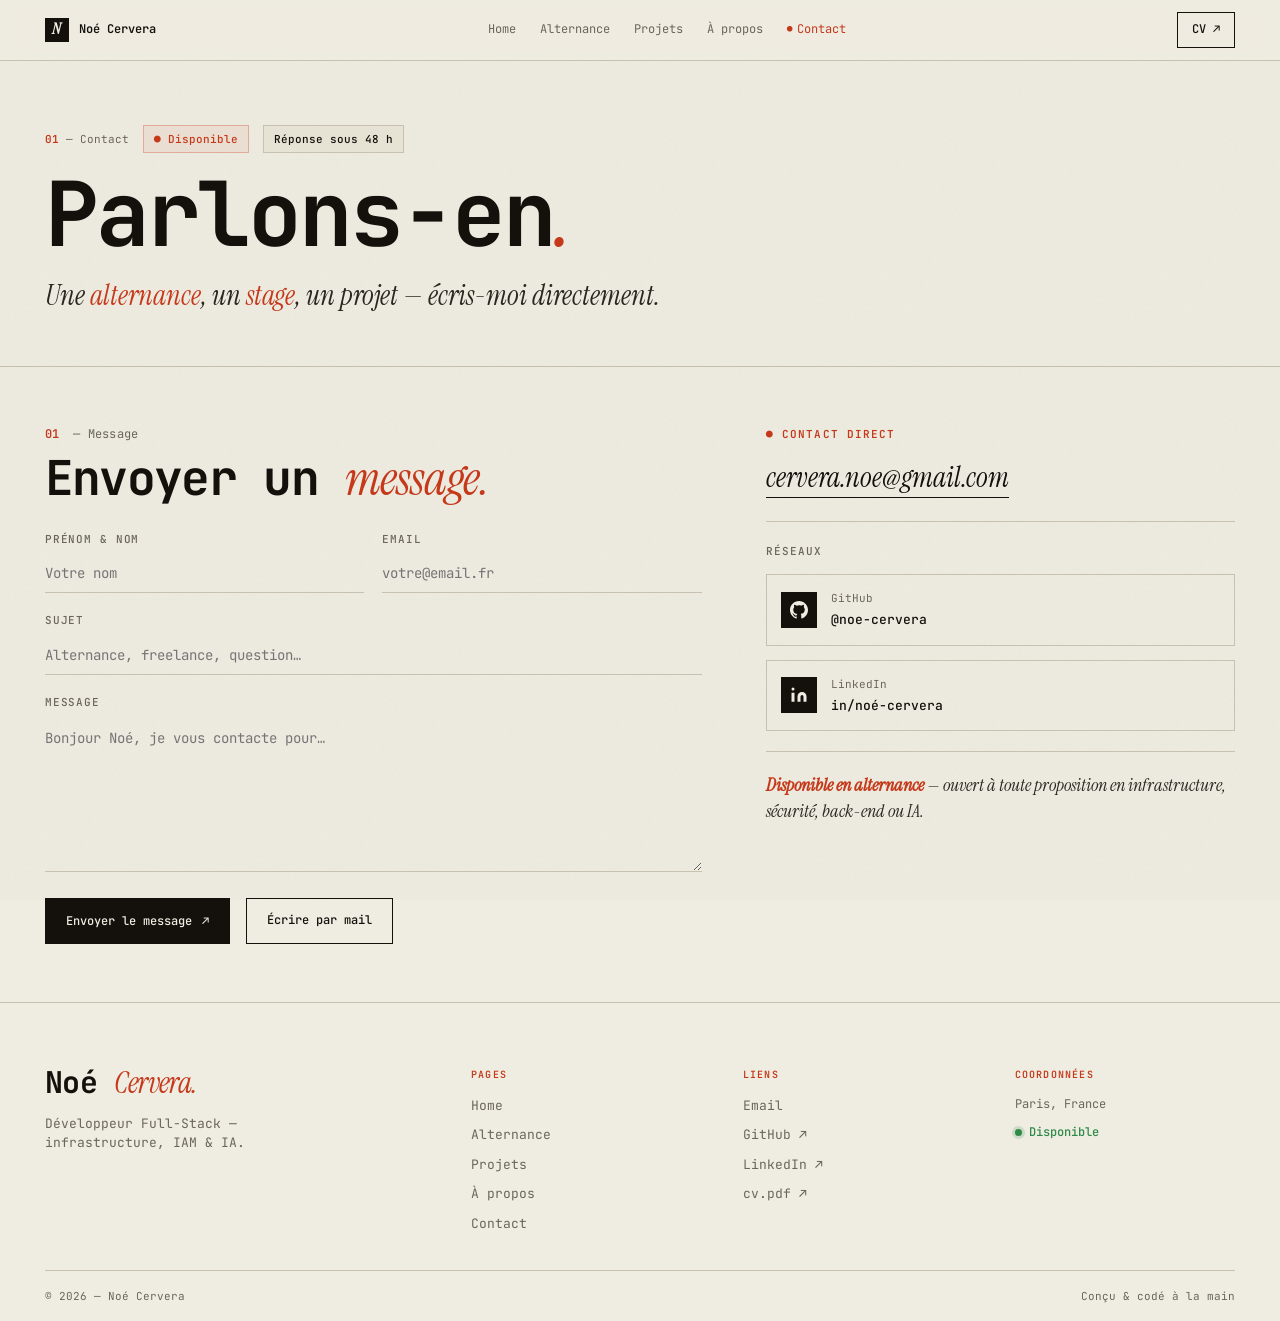
<file: contact.html>
<!doctype html>
<html lang="fr">
<head>
<meta charset="utf-8">
<meta name="viewport" content="width=device-width, initial-scale=1">
<title>Contact — Noé Cervera</title>
<meta name="description" content="Contacter Noé Cervera pour une alternance ou un stage en informatique. Développeur Full-Stack spécialisé en infrastructure, IAM et IA.">
<link rel="icon" href="assets/logo.svg" type="image/svg+xml">
<link rel="preconnect" href="https://fonts.googleapis.com">
<link rel="preconnect" href="https://fonts.gstatic.com" crossorigin>
<link href="https://fonts.googleapis.com/css2?family=Instrument+Serif:ital@0;1&family=JetBrains+Mono:ital,wght@0,400;0,500;0,600;0,700;1,400;1,500&display=swap" rel="stylesheet">
<link rel="stylesheet" href="assets/portfolio.css">
</head>
<body>

<!-- ====== TOP BAR ====== -->
<header class="topbar">
  <div class="topbar-inner">
    <a class="topbar-brand" href="index.html">
      <span class="mark">N</span>
      <span>Noé&nbsp;Cervera</span>
    </a>
    <nav class="topbar-nav">
      <a href="index.html">Home</a>
      <a href="alternance.html">Alternance</a>
      <a href="projets.html">Projets</a>
      <a href="apropos.html">À propos</a>
      <a href="contact.html" class="is-active">Contact</a>
    </nav>
    <a class="topbar-cta" href="assets/cv.pdf" target="_blank" rel="noopener">CV ↗</a>
  </div>
</header>

<!-- ====== PAGE HEADER ====== -->
<section class="page-header">
  <div class="wrap">
    <div class="page-eyebrow">
      <span><span class="num">01</span> — Contact</span>
      <span class="tag accent">● Disponible</span>
      <span class="tag">Réponse sous 48 h</span>
    </div>
    <h1 class="page-title">Parlons-en<span class="it">.</span></h1>
    <p class="page-lead">Une <em>alternance</em>, un <em>stage</em>, un projet — écris-moi directement.</p>
  </div>
</section>

<main>
  <section class="section fade-up">
    <div class="wrap">

      <div style="display: grid; grid-template-columns: 1.4fr 1fr; gap: clamp(28px, 5vw, 72px); align-items: start;" class="contact-layout">

        <!-- Form -->
        <div>
          <div class="section-head" style="margin-bottom: 28px;">
            <div class="section-path"><span class="num">01</span> — Message</div>
            <h2 class="section-title" style="font-size: clamp(28px, 4vw, 48px);">Envoyer un <span class="it">message.</span></h2>
          </div>

          <form class="contact-form" id="contactForm" onsubmit="return sendMail(event)">
            <div class="row-2">
              <div class="field">
                <label for="name">Prénom &amp; Nom</label>
                <input id="name" name="name" required placeholder="Votre nom">
              </div>
              <div class="field">
                <label for="email">Email</label>
                <input id="email" name="email" type="email" required placeholder="votre@email.fr">
              </div>
            </div>
            <div class="field">
              <label for="subject">Sujet</label>
              <input id="subject" name="subject" placeholder="Alternance, freelance, question…">
            </div>
            <div class="field">
              <label for="message">Message</label>
              <textarea id="message" name="message" rows="6" required placeholder="Bonjour Noé, je vous contacte pour…"></textarea>
            </div>
            <div style="display: flex; gap: 16px; flex-wrap: wrap; margin-top: 8px;">
              <button class="btn" type="submit">Envoyer le message <span class="arr">↗</span></button>
              <a class="btn btn-ghost" href="mailto:cervera.noe@gmail.com">Écrire par mail</a>
            </div>
          </form>
        </div>

        <!-- Info side -->
        <aside style="display: flex; flex-direction: column; gap: 20px;">

          <div>
            <div style="font-size: 11px; color: var(--accent); text-transform: uppercase; letter-spacing: .1em; margin-bottom: 12px; font-weight: 600;">● Contact direct</div>
            <a href="mailto:cervera.noe@gmail.com" class="inline-link" style="font-family: var(--serif); font-style: italic; font-size: clamp(20px, 2.4vw, 28px);">
              cervera.noe@gmail.com
            </a>
          </div>

          <div style="border-top: 1px solid var(--rule); padding-top: 20px;">
            <div style="font-size: 11px; color: var(--muted); text-transform: uppercase; letter-spacing: .1em; margin-bottom: 14px; font-weight: 500;">Réseaux</div>
            <div style="display: flex; flex-direction: column; gap: 14px;">
              <a href="https://github.com/noe-cervera" target="_blank" rel="noopener" style="display: flex; align-items: center; gap: 14px; padding: 14px; border: 1px solid var(--rule); transition: background .2s, border-color .2s;" onmouseover="this.style.background='var(--paper-deep)';this.style.borderColor='var(--ink)'" onmouseout="this.style.background='';this.style.borderColor='var(--rule)'">
                <span style="width: 36px; height: 36px; background: var(--ink); color: var(--paper); display: flex; align-items: center; justify-content: center;">
                  <svg width="18" height="18" fill="currentColor" viewBox="0 0 24 24"><path d="M12 0C5.37 0 0 5.37 0 12c0 5.3 3.44 9.8 8.21 11.39.6.11.82-.26.82-.58v-2.03c-3.34.73-4.04-1.61-4.04-1.61-.55-1.39-1.34-1.76-1.34-1.76-1.09-.75.08-.73.08-.73 1.2.08 1.84 1.24 1.84 1.24 1.07 1.83 2.8 1.3 3.49 1 .11-.78.42-1.3.76-1.6-2.67-.3-5.47-1.33-5.47-5.93 0-1.31.47-2.38 1.24-3.22-.13-.3-.54-1.52.12-3.18 0 0 1.01-.32 3.3 1.23a11.5 11.5 0 0 1 3-.4c1.02 0 2.04.13 3 .4 2.28-1.55 3.29-1.23 3.29-1.23.66 1.66.25 2.88.12 3.18.77.84 1.24 1.91 1.24 3.22 0 4.61-2.81 5.63-5.48 5.92.43.37.81 1.1.81 2.22v3.29c0 .32.21.7.82.58C20.56 21.8 24 17.3 24 12c0-6.63-5.37-12-12-12z"/></svg>
                </span>
                <div>
                  <div style="font-size: 11px; color: var(--muted); margin-bottom: 2px;">GitHub</div>
                  <div style="font-size: 13px; font-weight: 500;">@noe-cervera</div>
                </div>
              </a>
              <a href="https://linkedin.com/in/no%C3%A9-cervera-2b4149251" target="_blank" rel="noopener" style="display: flex; align-items: center; gap: 14px; padding: 14px; border: 1px solid var(--rule); transition: background .2s, border-color .2s;" onmouseover="this.style.background='var(--paper-deep)';this.style.borderColor='var(--ink)'" onmouseout="this.style.background='';this.style.borderColor='var(--rule)'">
                <span style="width: 36px; height: 36px; background: var(--ink); color: var(--paper); display: flex; align-items: center; justify-content: center;">
                  <svg width="18" height="18" fill="currentColor" viewBox="0 0 24 24"><path d="M16 8a6 6 0 0 1 6 6v7h-4v-7a2 2 0 0 0-2-2 2 2 0 0 0-2 2v7h-4v-7a6 6 0 0 1 6-6zM2 9h4v12H2zm2-3a2 2 0 1 1 0-4 2 2 0 0 1 0 4z"/></svg>
                </span>
                <div>
                  <div style="font-size: 11px; color: var(--muted); margin-bottom: 2px;">LinkedIn</div>
                  <div style="font-size: 13px; font-weight: 500;">in/noé-cervera</div>
                </div>
              </a>
            </div>
          </div>

          <div style="border-top: 1px solid var(--rule); padding-top: 20px;">
            <p style="font-family: var(--serif); font-style: italic; font-size: 18px; line-height: 1.45; color: var(--ink-soft); margin: 0;">
              <span class="accent" style="font-weight: 600;">Disponible en alternance</span> — ouvert à toute proposition en infrastructure, sécurité, back-end ou IA.
            </p>
          </div>

        </aside>
      </div>

    </div>
  </section>
</main>

<!-- ====== FOOTER ====== -->
<footer class="footer fat-footer">
  <div class="wrap">
    <div class="footer-grid">
      <div class="footer-col footer-col-main">
        <div class="footer-name">Noé <span class="it">Cervera.</span></div>
        <p class="footer-tag">Développeur Full-Stack — infrastructure, IAM &amp; IA.</p>
      </div>
      <div class="footer-col">
        <div class="footer-h">Pages</div>
        <a href="index.html">Home</a>
        <a href="alternance.html">Alternance</a>
        <a href="projets.html">Projets</a>
        <a href="apropos.html">À propos</a>
        <a href="contact.html">Contact</a>
      </div>
      <div class="footer-col">
        <div class="footer-h">Liens</div>
        <a href="mailto:cervera.noe@gmail.com">Email</a>
        <a href="https://github.com/noe-cervera" target="_blank" rel="noopener">GitHub ↗</a>
        <a href="https://linkedin.com/in/no%C3%A9-cervera-2b4149251" target="_blank" rel="noopener">LinkedIn ↗</a>
        <a href="assets/cv.pdf" target="_blank" rel="noopener">cv.pdf ↗</a>
      </div>
      <div class="footer-col">
        <div class="footer-h">Coordonnées</div>
        <span>Paris, France</span>
        <span class="footer-avail"><span class="footer-dot"></span>Disponible</span>
      </div>
    </div>
    <div class="footer-bottom">
      <span>© 2026 — Noé Cervera</span>
      <span>Conçu &amp; codé à la main</span>
    </div>
  </div>
</footer>

<script src="assets/portfolio.js"></script>

<style>
@media (max-width: 880px) {
  .contact-layout { grid-template-columns: 1fr !important; }
}
</style>

<script>
  const io = new IntersectionObserver((entries) => {
    entries.forEach(e => {
      if (e.isIntersecting) { e.target.classList.add('is-in'); io.unobserve(e.target); }
    });
  }, { threshold: .06, rootMargin: '0px 0px -40px' });
  document.querySelectorAll('.section').forEach(el => io.observe(el));

  // Send via mailto: works without any backend service
  function sendMail(ev) {
    ev.preventDefault();
    const name = document.getElementById('name').value.trim();
    const email = document.getElementById('email').value.trim();
    const subject = document.getElementById('subject').value.trim() || 'Contact via portfolio';
    const message = document.getElementById('message').value.trim();
    const body = `Bonjour Noé,\n\n${message}\n\n—\n${name}\n${email}`;
    const url = `mailto:cervera.noe@gmail.com?subject=${encodeURIComponent(subject)}&body=${encodeURIComponent(body)}`;
    window.location.href = url;
    return false;
  }
</script>

</body>
</html>
</file>
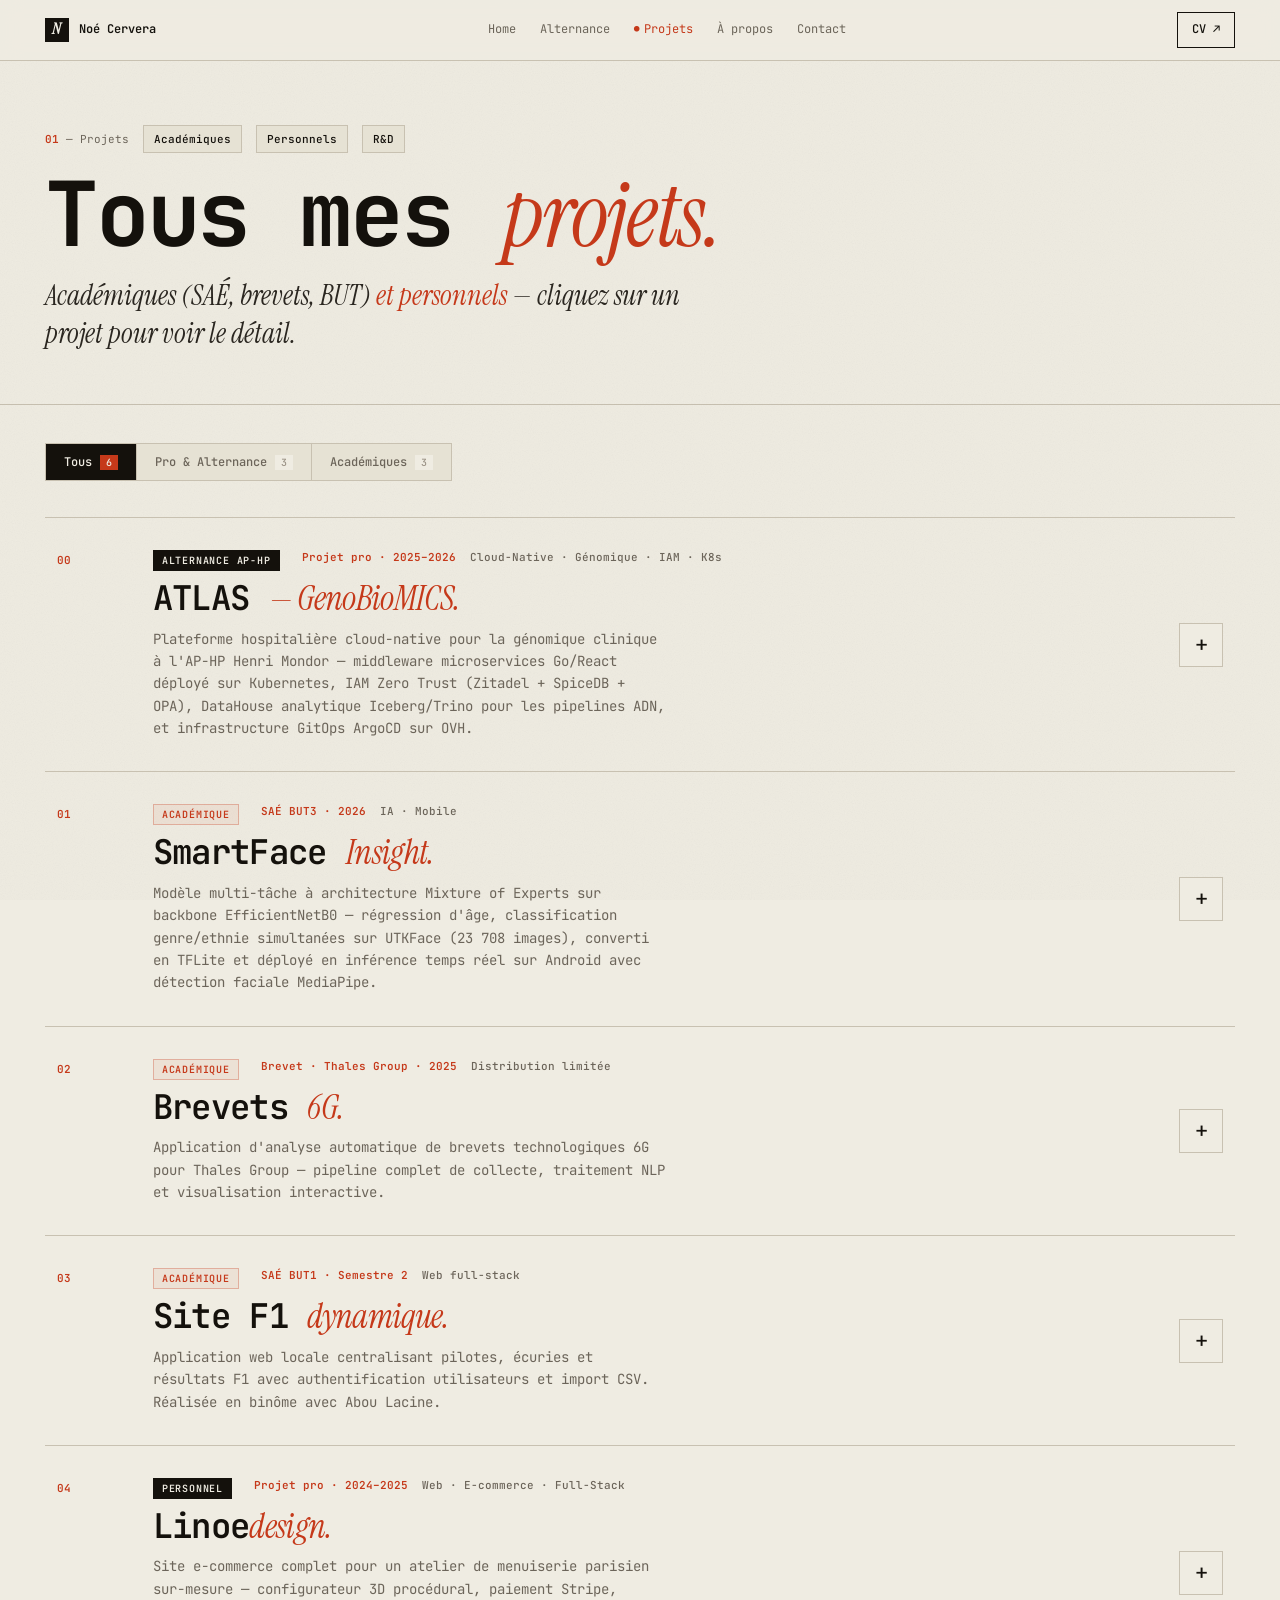
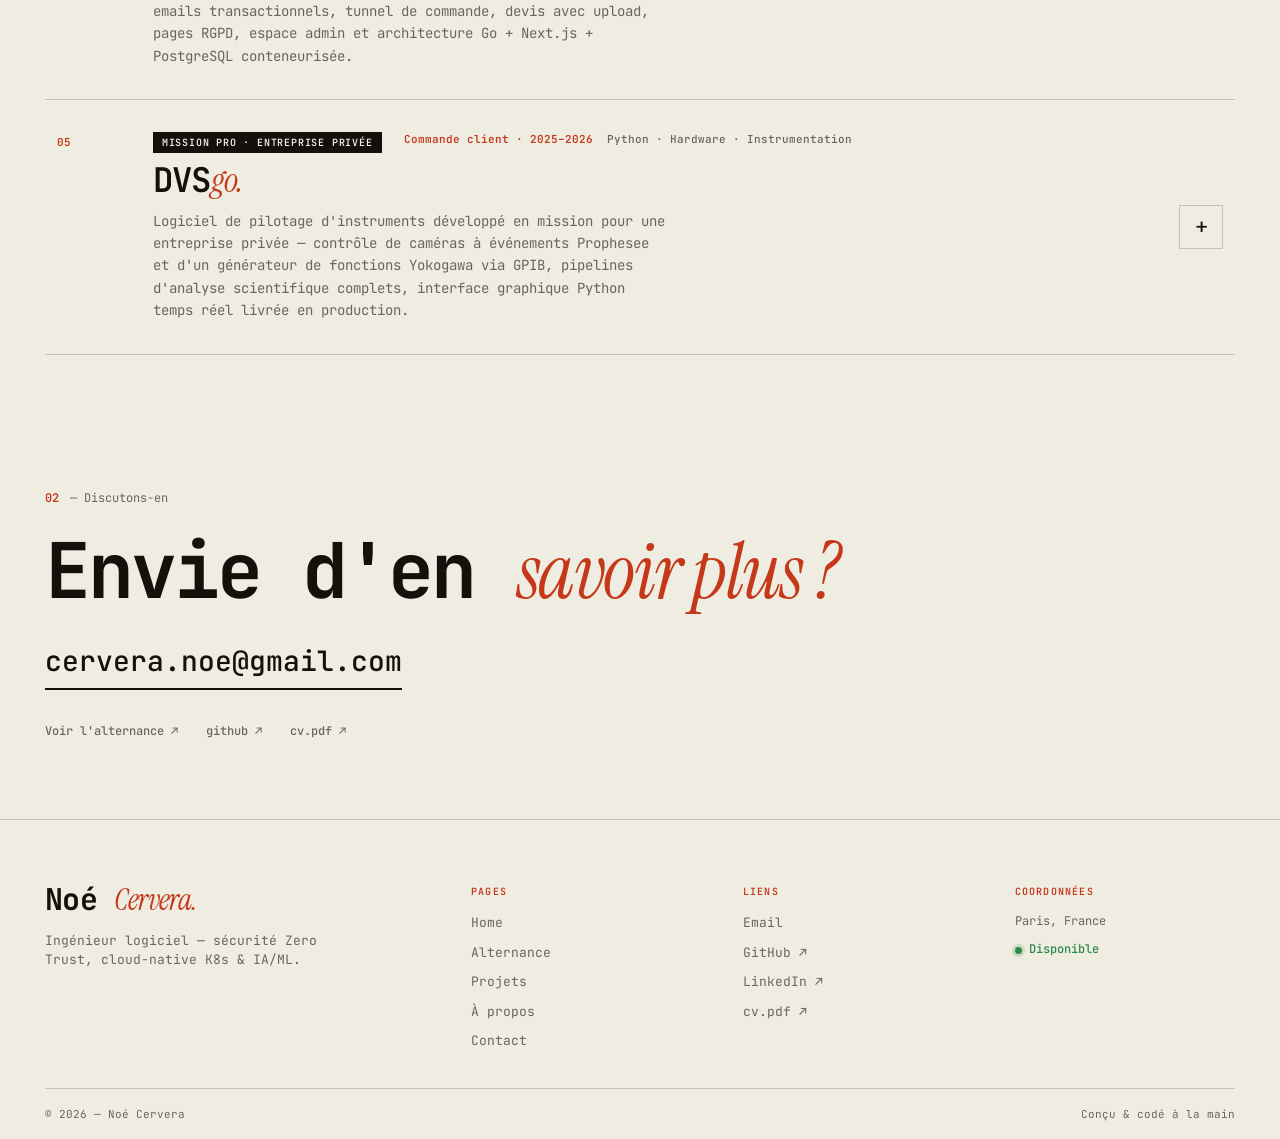
<file: projets.html>
<!doctype html>
<html lang="fr">
<head>
<meta charset="utf-8">
<meta name="viewport" content="width=device-width, initial-scale=1">
<title>Projets — Noé Cervera</title>
<meta name="description" content="Projets de Noé Cervera : SmartFace Insight (deep learning, TensorFlow, Android), DVSgo (caméras à événements, PyVISA, Dear PyGui), brevets 6G THALES, site F1 PHP/MySQL.">
<link rel="icon" href="assets/logo.svg" type="image/svg+xml">
<link rel="preconnect" href="https://fonts.googleapis.com">
<link rel="preconnect" href="https://fonts.gstatic.com" crossorigin>
<link href="https://fonts.googleapis.com/css2?family=Instrument+Serif:ital@0;1&family=JetBrains+Mono:ital,wght@0,400;0,500;0,600;0,700;1,400;1,500&display=swap" rel="stylesheet">
<link rel="stylesheet" href="assets/portfolio.css">
<style>
  /* ─── Filter tabs ─── */
  .proj-filter {
    display: flex;
    gap: 0;
    border: 1px solid var(--rule);
    background: var(--paper-deep);
    width: fit-content;
    margin-bottom: clamp(20px, 3vw, 36px);
  }
  .proj-filter button {
    font-family: var(--mono);
    font-size: 12px;
    font-weight: 500;
    color: var(--muted);
    background: transparent;
    border: none;
    padding: 10px 18px;
    cursor: pointer;
    transition: color .2s, background .2s;
    display: inline-flex; align-items: center; gap: 8px;
    border-right: 1px solid var(--rule);
  }
  .proj-filter button:last-child { border-right: none; }
  .proj-filter button:hover { color: var(--ink); }
  .proj-filter button.is-on {
    background: var(--ink);
    color: var(--paper);
  }
  .proj-filter button .count {
    font-size: 10px;
    color: var(--subtle);
    background: var(--paper);
    padding: 1px 6px;
  }
  .proj-filter button.is-on .count { background: var(--accent); color: var(--paper); }

  /* ─── Category pill on each row ─── */
  .proj-cat {
    display: inline-block;
    padding: 3px 8px;
    font-size: 10px;
    font-weight: 600;
    text-transform: uppercase;
    letter-spacing: .08em;
    border: 1px solid var(--rule);
    background: var(--paper);
    color: var(--ink);
    margin-right: 8px;
  }
  .proj-cat.academique { color: var(--accent); border-color: rgba(197,57,26,.3); background: rgba(197,57,26,.06); }
  .proj-cat.personnel { background: var(--ink); color: var(--paper); border-color: var(--ink); }
  .proj-cat.professionnel { background: var(--ink); color: var(--paper); border-color: var(--ink); }

  /* hide filtered out */
  .proj-item.is-hidden { display: none; }

  /* ─── Projects accordion ─── */
  .proj-acc {
    border-top: 1px solid var(--rule);
  }
  .proj-item {
    border-bottom: 1px solid var(--rule);
    transition: background .25s ease;
  }
  .proj-item.is-open { background: var(--paper-deep); }

  .proj-summary {
    width: 100%;
    background: transparent;
    border: none;
    text-align: left;
    cursor: pointer;
    padding: clamp(20px, 2.6vw, 32px) 12px;
    display: grid;
    grid-template-columns: 64px 1fr auto;
    gap: clamp(16px, 2.5vw, 36px);
    align-items: baseline;
    color: inherit;
    font-family: inherit;
    transition: padding-left .25s ease, background .25s ease;
  }
  .proj-summary:hover { padding-left: 22px; background: var(--paper-deep); }
  .proj-item.is-open .proj-summary {
    padding-left: 22px;
    border-bottom: 1px dashed var(--rule);
  }
  .proj-item.is-open .proj-summary:hover { background: transparent; }

  .proj-num {
    font-family: var(--mono);
    font-size: 11px;
    color: var(--accent);
    font-weight: 600;
  }
  .proj-main { min-width: 0; }
  .proj-meta {
    font-family: var(--mono);
    font-size: 11px;
    color: var(--muted);
    margin: 0 0 8px;
    font-weight: 500;
    display: flex; flex-wrap: wrap; gap: 4px 14px;
  }
  .proj-meta .accent { color: var(--accent); font-weight: 600; }
  .proj-title {
    font-family: var(--mono);
    font-weight: 600;
    font-size: clamp(22px, 2.8vw, 34px);
    line-height: 1.1;
    letter-spacing: -.02em;
    margin: 0 0 10px;
    color: var(--ink);
  }
  .proj-title .it { font-family: var(--serif); font-style: italic; font-weight: 400; color: var(--accent); }
  .proj-lead {
    font-size: 14px;
    color: var(--muted);
    line-height: 1.6;
    margin: 0;
    max-width: 64ch;
  }

  .proj-toggle {
    width: 44px; height: 44px;
    border: 1px solid var(--rule);
    background: var(--paper);
    display: inline-flex; align-items: center; justify-content: center;
    flex-shrink: 0;
    transition: background .25s ease, border-color .25s ease, transform .25s ease;
    align-self: center;
  }
  .proj-toggle::before {
    content: "+";
    font-family: var(--mono);
    font-size: 22px;
    font-weight: 400;
    color: var(--ink);
    line-height: 1;
    transition: transform .3s ease;
  }
  .proj-item.is-open .proj-toggle { background: var(--ink); border-color: var(--ink); }
  .proj-item.is-open .proj-toggle::before { content: "−"; color: var(--paper); }
  .proj-summary:hover .proj-toggle { border-color: var(--ink); }
  .proj-item.is-open .proj-summary:hover .proj-toggle { background: var(--accent); border-color: var(--accent); }

  /* expanded body */
  .proj-body {
    display: grid;
    grid-template-rows: 0fr;
    transition: grid-template-rows .45s ease;
  }
  .proj-item.is-open .proj-body { grid-template-rows: 1fr; }
  .proj-body-inner {
    overflow: hidden;
    min-height: 0;
  }
  .proj-detail {
    padding: clamp(20px, 3vw, 36px) clamp(0px, 1vw, 12px) clamp(28px, 4vw, 48px);
  }

  @media (max-width: 720px) {
    .proj-summary { grid-template-columns: 40px 1fr; gap: 14px; }
    .proj-toggle { grid-column: 1 / -1; justify-self: end; margin-top: 8px; }
  }
</style>
</head>
<body>

<header class="topbar">
  <div class="topbar-inner">
    <a class="topbar-brand" href="index.html">
      <span class="mark">N</span>
      <span>Noé&nbsp;Cervera</span>
    </a>
    <nav class="topbar-nav">
      <a href="index.html">Home</a>
      <a href="alternance.html">Alternance</a>
      <a href="projets.html" class="is-active">Projets</a>
      <a href="apropos.html">À propos</a>
      <a href="contact.html">Contact</a>
    </nav>
    <a class="topbar-cta" href="assets/cv.pdf" target="_blank" rel="noopener">CV ↗</a>
  </div>
</header>

<!-- ====== PAGE HEADER ====== -->
<section class="page-header">
  <div class="wrap">
    <div class="page-eyebrow">
      <span><span class="num">01</span> — Projets</span>
      <span class="tag">Académiques</span>
      <span class="tag">Personnels</span>
      <span class="tag">R&amp;D</span>
    </div>
    <h1 class="page-title">Tous mes <span class="it">projets.</span></h1>
    <p class="page-lead">Académiques (SAÉ, brevets, BUT) <em>et personnels</em> — cliquez sur un projet pour voir le détail.</p>
  </div>
</section>

<main>

  <section class="section fade-up" style="padding-top: clamp(24px, 3vw, 40px);">
    <div class="wrap">

      <!-- Filter tabs -->
      <div class="proj-filter" role="tablist">
        <button type="button" data-filter="all" class="is-on">Tous <span class="count" id="count-all">6</span></button>
        <button type="button" data-filter="professionnel">Pro &amp; Alternance <span class="count" id="count-professionnel">3</span></button>
        <button type="button" data-filter="academique">Académiques <span class="count" id="count-academique">3</span></button>
      </div>

      <div class="proj-acc">

        <!-- ====== 00 — ATLAS (Alternance AP-HP) ====== -->
        <article class="proj-item" id="atlas" data-cat="professionnel">
          <button class="proj-summary" type="button" aria-expanded="false">
            <div class="proj-num">00</div>
            <div class="proj-main">
              <div class="proj-meta">
                <span class="proj-cat personnel">Alternance AP-HP</span>
                <span class="accent">Projet pro · 2025–2026</span>
                <span>Cloud-Native · Génomique · IAM · K8s</span>
              </div>
              <h2 class="proj-title">ATLAS <span class="it">— GenoBioMICS.</span></h2>
              <p class="proj-lead">Plateforme hospitalière cloud-native pour la génomique clinique à l'AP-HP Henri Mondor — middleware microservices Go/React déployé sur Kubernetes, IAM Zero Trust (Zitadel + SpiceDB + OPA), DataHouse analytique Iceberg/Trino pour les pipelines ADN, et infrastructure GitOps ArgoCD sur OVH.</p>
            </div>
            <span class="proj-toggle" aria-hidden="true"></span>
          </button>
          <div class="proj-body"><div class="proj-body-inner"><div class="proj-detail">

            <div style="padding: 18px 24px; border: 1px solid var(--rule); background: var(--paper); margin-bottom: 28px;">
              <p style="margin: 0; font-family: var(--serif); font-style: italic; font-size: 17px; line-height: 1.55; color: var(--ink-soft);">
                <span class="accent" style="font-weight: 600;">Contexte —</span> ATLAS (Assistance Temps-réel aux Laboratoires et Activités de Séquençage) est la plateforme de la division de biologie médicale de l'AP-HP Henri Mondor, projet <strong>GenoBioMICS</strong> (accrédité COFRAC 15189 et 17025). Elle gère le cycle NGS complet : dépôt des prélèvements → pipeline séquençage → rapport clinique, avec traçabilité réglementaire exhaustive. Je suis le seul développeur de la stack applicative.
              </p>
            </div>

            <div class="tile-grid cols-2" style="margin-bottom: 28px;">
              <article class="tile">
                <div class="tile-num">A — Backend Go (BFF)</div>
                <h3>Architecture <span class="it">microservices</span></h3>
                <ul>
                  <li><strong>Pattern BFF</strong> (Backend-For-Frontend) en Go — point d'entrée unique : auth OIDC, sessions HTTPOnly, permissions, orchestration</li>
                  <li><strong>OIDC + PKCE</strong> avec Zitadel — échange code→tokens, validation JWT à chaque requête, refresh transparent</li>
                  <li><strong>ReBAC via SpiceDB</strong> (gRPC) — droits dérivés du graphe de relations (groupes, propriétés, rôles)</li>
                  <li><strong>PBAC via OPA</strong> — politiques Rego contextuelles (statut ressource, rôle, heure)</li>
                  <li>Observabilité Redis — présence (heartbeat TTL 5min), métriques 7j, alertes seuils CPU/MEM/NET</li>
                  <li>Pipeline pré-inscription : formulaire multi-étapes → upload SeaweedFS → validation admin → création compte Zitadel → activation</li>
                </ul>
              </article>
              <article class="tile">
                <div class="tile-num">B — Frontend React/TypeScript</div>
                <h3>SPA <span class="it">30+ pages</span></h3>
                <ul>
                  <li><strong>React 19 + Vite 7 + TypeScript</strong> — SPA avec React Router v7, TanStack Query v5 (cache serveur)</li>
                  <li>Portail utilisateur : habilitations, stock réactifs, demandes d'analyse, lots de séquençage, prescripteurs, parc machines</li>
                  <li>Dashboard admin temps réel : observabilité (CPU/MEM/réseau), sessions actives, gestion utilisateurs, matrice permissions</li>
                  <li>Visualisation graphe applicatif via <strong>@xyflow/react</strong> — carte des 30+ services et leurs dépendances</li>
                  <li>Module PDF Vanesa : extraction LLM de documents cliniques, stockage PostgreSQL + SeaweedFS</li>
                </ul>
              </article>
            </div>

            <div class="tile-grid cols-2" style="margin-bottom: 28px;">
              <article class="tile">
                <div class="tile-num">C — Infrastructure Kubernetes</div>
                <h3>Production <span class="it">OVH</span></h3>
                <ul>
                  <li><strong>Kubernetes v1.31</strong> sur Rocky Linux 10 OVH — single-node control-plane, ~70 pods en prod</li>
                  <li><strong>ArgoCD GitOps</strong> — 14 applications, sync automatique depuis GitLab à chaque commit main</li>
                  <li><strong>Helm</strong> (GitLab CE, kube-prometheus-stack, cert-manager, ingress-nginx, Nautobot) + <strong>Kustomize</strong> (hermes, gitops)</li>
                  <li><strong>cert-manager + Let's Encrypt</strong> — TLS auto sur *.atlasaphp.duckdns.org</li>
                  <li><strong>Vault / OpenBao</strong> — injection secrets via agent sidecar, authentification ServiceAccount K8s</li>
                  <li><strong>NetworkPolicies Zero Trust</strong> — default-deny sur tous les namespaces, ouvertures explicites par service</li>
                </ul>
              </article>
              <article class="tile">
                <div class="tile-num">D — DataHouse &amp; Services</div>
                <h3>Données <span class="it">génomiques</span></h3>
                <ul>
                  <li><strong>Dgraph v25</strong> — graphe métier hospitalier (Personne, Emploi, Unité, Run NGS, Documents)</li>
                  <li><strong>Iceberg + Nessie + Trino</strong> — DataHouse à 3 couches : Bronze (FASTQ bruts) → Silver (variants annotés) → Gold (prêt IA)</li>
                  <li><strong>DuckDB</strong> — ETL Bronze→Gold (Python), transformations locales ultra-rapides</li>
                  <li><strong>MinIO</strong> — stockage objet S3-compatible (pièces jointes, artifacts NGS, tables Iceberg) ; API AWS S3 v4</li>
                  <li><strong>Nautobot</strong> — CMDB réseau/infra (source of truth des équipements et services)</li>
                  <li><strong>Zitadel SSO</strong> étendu — GitLab, ArgoCD, Grafana, Nautobot authentifiés via OIDC centralisé</li>
                </ul>
              </article>
            </div>

            <div class="tile-grid cols-2" style="margin-bottom: 28px;">
              <article class="tile">
                <div class="tile-num">E — Sécurité &amp; Hardening</div>
                <h3>Zero <span class="it">Trust</span></h3>
                <ul>
                  <li><strong>firewalld</strong> zone DROP — seuls SSH/80/443 ouverts vers l'extérieur</li>
                  <li><strong>fail2ban</strong> SSH — ban 48h après 3 tentatives, intégré avec firewalld rich-rules</li>
                  <li>SSH durci : AllowUsers rocky, PermitRootLogin no, MaxAuthTries 3, clé ED25519 uniquement</li>
                  <li><strong>SPIRE</strong> — identités cryptographiques x.509 (SVIDs) pour les workloads K8s (mTLS inter-services)</li>
                  <li>Protections kernel sysctl — anti-spoofing, SYN-flood, ICMP broadcast, redirections désactivées</li>
                </ul>
              </article>
              <article class="tile">
                <div class="tile-num">F — Observabilité</div>
                <h3>Stack <span class="it">monitoring</span></h3>
                <ul>
                  <li><strong>kube-prometheus-stack</strong> — Prometheus + Grafana + Alertmanager, scrape complet K8s</li>
                  <li><strong>Loki + Promtail</strong> — agrégation et recherche des logs de tous les pods</li>
                  <li><strong>Grafana SSO</strong> — authentification Zitadel OIDC, dashboards CPU/MEM/réseau par namespace</li>
                  <li><strong>Nautobot</strong> — ITSM et inventory (tickets, IP, VLAN, équipements)</li>
                  <li><strong>kube-state-metrics</strong> — état des objets K8s (Deployments, PVCs, Pods) exposé à Prometheus</li>
                </ul>
              </article>
            </div>

            <div class="tags" style="margin-bottom: 28px;">
              <span class="tag">Go 1.23</span>
              <span class="tag">React 19 + TypeScript</span>
              <span class="tag">Kubernetes v1.31</span>
              <span class="tag">ArgoCD · GitOps</span>
              <span class="tag">Helm · Kustomize</span>
              <span class="tag">Zitadel · OIDC</span>
              <span class="tag">SpiceDB · ReBAC</span>
              <span class="tag">OPA · PBAC</span>
              <span class="tag">Vault · OpenBao</span>
              <span class="tag">Dgraph v25</span>
              <span class="tag">Iceberg · Nessie · Trino</span>
              <span class="tag">MinIO · S3</span>
              <span class="tag">Prometheus · Grafana · Loki</span>
              <span class="tag">GitLab CE</span>
              <span class="tag">cert-manager · Let's Encrypt</span>
              <span class="tag">SPIRE · SPIFFE</span>
              <span class="tag">fail2ban · firewalld</span>
              <span class="tag">Redis · PostgreSQL</span>
            </div>

            <table class="kv">
              <tbody>
                <tr><th>Contexte</th><td>Alternance AP-HP Henri Mondor 2025–2026 — seul développeur de la stack applicative. Projet en production sur OVH.</td></tr>
                <tr><th>Objectif</th><td>Remplacer un script monolithique Python/Django par une plateforme microservices cloud-native pour la génomique clinique (séquençage ADN, NGS, COFRAC 15189/17025).</td></tr>
                <tr><th>Architecture</th><td>React SPA → Go BFF → {Dgraph, SpiceDB, OPA, Zitadel, SeaweedFS, Redis, PostgreSQL} · Kubernetes OVH · ArgoCD GitOps · GitLab source de vérité.</td></tr>
                <tr><th>Infra</th><td>Single-node K8s Rocky Linux 10 OVH · ~70 pods · 14 namespaces · 25+ PVCs · firewalld + fail2ban + NetworkPolicies Zero Trust.</td></tr>
                <tr><th>Roadmap</th><td>IA clinique sur tables Gold DataHouse · surveillance épidémique variants · Argo Workflows pour pipelines NGS HPC · GitLab CI images Docker.</td></tr>
              </tbody>
            </table>

          </div></div></div>
        </article>

        <!-- ====== 01 — SMARTFACE (Académique) ====== -->
        <article class="proj-item" id="smartface" data-cat="academique">
          <button class="proj-summary" type="button" aria-expanded="false">
            <div class="proj-num">01</div>
            <div class="proj-main">
              <div class="proj-meta">
                <span class="proj-cat academique">Académique</span>
                <span class="accent">SAÉ BUT3 · 2026</span>
                <span>IA · Mobile</span>
              </div>
              <h2 class="proj-title">SmartFace <span class="it">Insight.</span></h2>
              <p class="proj-lead">Modèle multi-tâche à architecture Mixture of Experts sur backbone EfficientNetB0 — régression d'âge, classification genre/ethnie simultanées sur UTKFace (23 708 images), converti en TFLite et déployé en inférence temps réel sur Android avec détection faciale MediaPipe.</p>
            </div>
            <span class="proj-toggle" aria-hidden="true"></span>
          </button>
          <div class="proj-body"><div class="proj-body-inner"><div class="proj-detail">

            <div class="tile-grid cols-2" style="margin-bottom: 28px;">
              <article class="tile">
                <div class="tile-num">A — Architecture ML</div>
                <h3>Mixture of <span class="it">Experts</span> multitâche</h3>
                <ul>
                  <li><strong>Backbone partagé</strong> EfficientNetB0 (ImageNet) + GlobalAvgPool + BN + Dropout</li>
                  <li><strong>3 têtes MoE indépendantes</strong> — âge (régression), genre (sigmoid), ethnie (softmax 5 classes)</li>
                  <li>Chaque tête : <strong>4 experts MLP</strong> + gating network softmax qui route dynamiquement l'image</li>
                  <li><strong>Focal Loss</strong> sur l'ethnie pour corriger le déséquilibre de classes</li>
                  <li>Entraînement 3 phases : warmup backbone gelé → fine-tune partiel (BN gelé) → fine-tune complet</li>
                  <li>Mixed precision <strong>float16</strong> — réduit la mémoire GPU et accélère le train</li>
                  <li>Comparaison de 4 backbones (EfficientNetB0 retenu sur rapport précision/taille)</li>
                </ul>
              </article>
              <article class="tile">
                <div class="tile-num">B — Déploiement Android</div>
                <h3>Inférence <span class="it">temps réel</span></h3>
                <ul>
                  <li><strong>MediaPipe Face Detection</strong> — localisation &amp; crop du visage (~15–30 ms)</li>
                  <li>Modèle converti en <strong>TFLite quantisé</strong>, embarqué dans l'APK</li>
                  <li><strong>CameraX</strong> — flux caméra continu, prédiction frame par frame</li>
                  <li>App <strong>Kotlin</strong> · Android SDK 34 · min Android 7.0 (API 24)</li>
                  <li><strong>Firebase Auth</strong> — Email + Google Sign-In</li>
                  <li><strong>Firestore</strong> — historique des prédictions par utilisateur avec index composite</li>
                </ul>
              </article>
            </div>

            <div class="tile-grid cols-2" style="margin-bottom: 28px;">
              <article class="tile">
                <div class="tile-num">C — Évaluation</div>
                <h3>Métriques <span class="it">par tâche</span></h3>
                <ul>
                  <li><strong>Régression âge</strong> — MAE (erreur en années), MSE, R²</li>
                  <li><strong>Classification genre</strong> — Accuracy, AUC, Average Precision</li>
                  <li><strong>Classification ethnie</strong> — Accuracy, AUC, AP, ARI, NMI</li>
                  <li>Visualisation <strong>Grad-CAM</strong> — zones activées par le modèle</li>
                  <li>Dataset UTKFace : 23 708 images (âge 0–116, 2 genres, 5 ethnies)</li>
                </ul>
              </article>
              <article class="tile">
                <div class="tile-num">D — 3 stratégies comparées</div>
                <h3>Approche <span class="it">comparative</span></h3>
                <ul>
                  <li><strong>Strat. 1</strong> — 3 modèles spécialisés entraînés indépendamment</li>
                  <li><strong>Strat. 2</strong> — Modèle MoE multitâche (architecture retenue)</li>
                  <li><strong>Strat. 3</strong> — Ablation study sur 4 backbones CNN</li>
                  <li>Objectif : valider l'apport du partage de représentation entre tâches</li>
                </ul>
              </article>
            </div>

            <div class="tags" style="margin-bottom: 28px;">
              <span class="tag">Python</span>
              <span class="tag">TensorFlow / Keras 2.20</span>
              <span class="tag">TensorFlow Lite</span>
              <span class="tag">EfficientNetB0</span>
              <span class="tag">Mixture of Experts</span>
              <span class="tag">Transfer Learning</span>
              <span class="tag">Focal Loss</span>
              <span class="tag">Grad-CAM</span>
              <span class="tag">UTKFace</span>
              <span class="tag">Kotlin</span>
              <span class="tag">Android</span>
              <span class="tag">MediaPipe</span>
              <span class="tag">CameraX</span>
              <span class="tag">Firebase</span>
            </div>

            <table class="kv">
              <tbody>
                <tr><th>Mon rôle</th><td>Entraînement des modèles, comparaison des architectures, évaluation des métriques, conversion TFLite.</td></tr>
                <tr><th>Équipe</th><td>4 personnes — Ako Christian (ML/Android), Calrd Similien (Android/intégration), Dhanoush Kessavane (front/design), Noé Cervera (entraînement/évaluation).</td></tr>
                <tr><th>Encadrement</th><td>Bilal Faye — LIPN, CNRS UMR 7030, Université Sorbonne Paris Nord.</td></tr>
                <tr><th>Pipeline complet</th><td>UTKFace → Preprocessing &amp; augmentation → Entraînement TF (3 phases, float16) → Évaluation multi-métriques → Grad-CAM → Conversion TFLite → App Android.</td></tr>
                <tr><th>Soutenance</th><td>3 avril 2026 · Salle S108 · Université Sorbonne Paris Nord.</td></tr>
              </tbody>
            </table>

            <div style="display:flex; gap:12px; flex-wrap:wrap; margin-top:24px;">
              <a class="btn btn-ghost" href="https://github.com/optmlako2004/face-analysis-deep-learning" target="_blank" rel="noopener">GitHub ↗</a>
              <a class="btn btn-ghost" href="https://github.com/optmlako2004/face-analysis-deep-learning/releases/download/v1.0/FacePredictor.apk" target="_blank" rel="noopener">Télécharger l'APK ↗</a>
            </div>

          </div></div></div>
        </article>

        <!-- ====== 02 — THALES (Académique) ====== -->
        <article class="proj-item" id="thales" data-cat="academique">
          <button class="proj-summary" type="button" aria-expanded="false">
            <div class="proj-num">02</div>
            <div class="proj-main">
              <div class="proj-meta">
                <span class="proj-cat academique">Académique</span>
                <span class="accent">Brevet · Thales Group · 2025</span>
                <span>Distribution limitée</span>
              </div>
              <h2 class="proj-title">Brevets <span class="it">6G.</span></h2>
              <p class="proj-lead">Application d'analyse automatique de brevets technologiques 6G pour Thales Group — pipeline complet de collecte, traitement NLP et visualisation interactive.</p>
            </div>
            <span class="proj-toggle" aria-hidden="true"></span>
          </button>
          <div class="proj-body"><div class="proj-body-inner"><div class="proj-detail">

            <div class="tile-grid cols-2" style="margin-bottom: 28px;">
              <article class="tile">
                <div class="tile-num">A — Collecte &amp; stockage</div>
                <h3>Pipeline <span class="it">ETL</span></h3>
                <ul>
                  <li>Collecte automatisée de brevets depuis bases publiques</li>
                  <li>Stockage structuré et indexation des documents</li>
                  <li>Pipeline ETL entièrement automatisé</li>
                </ul>
              </article>
              <article class="tile">
                <div class="tile-num">B — Traitement NLP</div>
                <h3>Analyse <span class="it">sémantique</span></h3>
                <ul>
                  <li>Résumé automatique des brevets</li>
                  <li>Classification thématique des innovations 6G</li>
                  <li>Extraction d'entités et relations clés</li>
                </ul>
              </article>
            </div>

            <div class="tags" style="margin-bottom: 28px;">
              <span class="tag">Python</span>
              <span class="tag">NLP</span>
              <span class="tag">Streamlit</span>
              <span class="tag">Analyse de données</span>
              <span class="tag">Visualisation</span>
              <span class="tag">Automatisation</span>
            </div>

            <div style="padding: 20px 24px; border: 1px solid var(--rule); background: var(--paper);">
              <p style="margin: 0; font-family: var(--serif); font-style: italic; font-size: 17px; line-height: 1.55; color: var(--ink-soft);">
                <span class="accent" style="font-weight: 600;">Contexte —</span> Projet réalisé dans le cadre d'une collaboration avec Thales Group Limited. Résultats soumis à distribution limitée. Dashboard Streamlit interactif permettant la navigation et l'analyse des brevets 6G collectés.
              </p>
            </div>

          </div></div></div>
        </article>

        <!-- ====== 03 — SAE F1 (Académique) ====== -->
        <article class="proj-item" id="sae-f1" data-cat="academique">
          <button class="proj-summary" type="button" aria-expanded="false">
            <div class="proj-num">03</div>
            <div class="proj-main">
              <div class="proj-meta">
                <span class="proj-cat academique">Académique</span>
                <span class="accent">SAÉ BUT1 · Semestre 2</span>
                <span>Web full-stack</span>
              </div>
              <h2 class="proj-title">Site F1 <span class="it">dynamique.</span></h2>
              <p class="proj-lead">Application web locale centralisant pilotes, écuries et résultats F1 avec authentification utilisateurs et import CSV. Réalisée en binôme avec Abou Lacine.</p>
            </div>
            <span class="proj-toggle" aria-hidden="true"></span>
          </button>
          <div class="proj-body"><div class="proj-body-inner"><div class="proj-detail">

            <div class="tile-grid cols-3" style="margin-bottom: 28px;">
              <article class="tile">
                <div class="tile-num">A</div>
                <h3>Pilotes &amp; écuries</h3>
                <p>Vignettes, fiches détaillées, tableaux filtrables, points de classement.</p>
              </article>
              <article class="tile">
                <div class="tile-num">B</div>
                <h3>Authentification</h3>
                <p>Inscription / connexion par sessions PHP. Abonnements dynamiques aux pilotes.</p>
              </article>
              <article class="tile">
                <div class="tile-num">C</div>
                <h3>Import CSV</h3>
                <p>Alimentation rapide des tables MySQL via scripts d'import. Images dynamiques.</p>
              </article>
            </div>

            <div class="tags" style="margin-bottom: 28px;">
              <span class="tag">PHP 8</span>
              <span class="tag">MySQL</span>
              <span class="tag">HTML/CSS</span>
              <span class="tag">WAMP</span>
              <span class="tag">Sessions PHP</span>
              <span class="tag">Import CSV</span>
            </div>

            <table class="kv">
              <tbody>
                <tr><th>Équipe</th><td><strong>Noé Cervera</strong> &amp; Abou Lacine</td></tr>
                <tr><th>Durée</th><td>Semestre 2 · BUT 1</td></tr>
                <tr><th>Points forts</th><td>Architecture claire, séparation des pages, logique d'abonnement, import de données.</td></tr>
                <tr><th>À améliorer</th><td>Sécurisation sessions / inputs, tests unitaires, design responsive avancé, classes DAO.</td></tr>
                <tr><th>Si c'était à refaire</th><td>Classes DAO, authentification améliorée, rôles admin / user distincts.</td></tr>
              </tbody>
            </table>

          </div></div></div>
        </article>

        <!-- ====== 04 — PROJET PERSO 1 (À COMPLÉTER) ====== -->
        <article class="proj-item" id="linoedesign" data-cat="professionnel">
          <button class="proj-summary" type="button" aria-expanded="false">
            <div class="proj-num">04</div>
            <div class="proj-main">
              <div class="proj-meta">
                <span class="proj-cat personnel">Personnel</span>
                <span class="accent">Projet pro · 2024–2025</span>
                <span>Web · E-commerce · Full-Stack</span>
              </div>
              <h2 class="proj-title">Linoe<span class="it">design.</span></h2>
              <p class="proj-lead">Site e-commerce complet pour un atelier de menuiserie parisien sur-mesure — configurateur 3D procédural, paiement Stripe, emails transactionnels, tunnel de commande, devis avec upload, pages RGPD, espace admin et architecture Go + Next.js + PostgreSQL conteneurisée.</p>
            </div>
            <span class="proj-toggle" aria-hidden="true"></span>
          </button>
          <div class="proj-body"><div class="proj-body-inner"><div class="proj-detail">

            <div class="tile-grid cols-2" style="margin-bottom: 28px;">
              <article class="tile">
                <div class="tile-num">A — Frontend</div>
                <h3>Next.js 14 + <span class="it">Three.js</span></h3>
                <ul>
                  <li><strong>Next.js 14 Pages Router</strong> — SSR + API routes proxy vers le backend Go</li>
                  <li>Catalogue dynamique depuis PostgreSQL, filtres par collection et thème</li>
                  <li><strong>Configurateur 3D procédural</strong> (Three.js) — dimensions, finition, piétement calculés à la volée, aucun fichier .glb externe</li>
                  <li>Panier <strong>sessionStorage</strong> déconnecté → merge automatique en base à la connexion</li>
                  <li>Upload photos produit avec compression navigateur : WebP 88 %, max 2 000 px, ~10 MB → ~400 KB</li>
                </ul>
              </article>
              <article class="tile">
                <div class="tile-num">B — Backend API</div>
                <h3>Go + <span class="it">chi</span></h3>
                <ul>
                  <li>API REST <strong>Go / chi</strong> — routes publiques, authentifiées, admin</li>
                  <li>Sessions PostgreSQL — cookie <strong>HttpOnly, SameSite=Strict</strong>, 14 jours, révocables</li>
                  <li>Mots de passe hashés <strong>bcrypt</strong></li>
                  <li>Body limité à 512 KB (20 MB pour l'upload devis)</li>
                  <li>Timeouts stricts : ReadHeader 5s, Read 15s, Write 30s</li>
                  <li><strong>16 migrations</strong> SQL appliquées automatiquement au premier démarrage</li>
                </ul>
              </article>
            </div>

            <div class="tile-grid cols-2" style="margin-bottom: 28px;">
              <article class="tile">
                <div class="tile-num">C — Infrastructure</div>
                <h3>Docker Compose + <span class="it">Nginx</span></h3>
                <ul>
                  <li>Stack complète conteneurisée : <strong>Next.js · Go · PostgreSQL 15 · Redis 7 · Nginx 1.25</strong></li>
                  <li><strong>Nginx</strong> — reverse proxy, gzip, rate limiting (10 req/min auth, 120/min global)</li>
                  <li>Headers sécurité : <strong>CSP, X-Frame-Options, X-Content-Type-Options, Referrer-Policy</strong></li>
                  <li><strong>Healthchecks</strong> Docker sur frontend, api et nginx</li>
                  <li>Build production Next.js (npm ci &amp;&amp; next build &amp;&amp; next start)</li>
                </ul>
              </article>
              <article class="tile">
                <div class="tile-num">D — Fonctionnalités métier</div>
                <h3>E-commerce <span class="it">complet</span></h3>
                <ul>
                  <li>Paiement <strong>Stripe Payment Intents</strong> — CardElement, vérification côté backend avant création commande</li>
                  <li>Emails transactionnels via <strong>Resend</strong> (confirmation commande &amp; devis)</li>
                  <li>Suivi commandes : Confirmée → En fabrication → Expédiée → Livrée</li>
                  <li>Devis sur-mesure (mobilier, cuisine, escalier, dressing) + upload 5 fichiers max</li>
                  <li>Pages légales RGPD : mentions légales, CGV, politique de confidentialité</li>
                  <li>Interface <strong>admin</strong> : CRUD produits, stats CA, gestion commandes/devis/utilisateurs</li>
                </ul>
              </article>
            </div>

            <div class="tags" style="margin-bottom: 28px;">
              <span class="tag">Go</span>
              <span class="tag">Next.js 14</span>
              <span class="tag">React</span>
              <span class="tag">PostgreSQL</span>
              <span class="tag">Redis</span>
              <span class="tag">Nginx</span>
              <span class="tag">Docker Compose</span>
              <span class="tag">Three.js</span>
              <span class="tag">Stripe</span>
              <span class="tag">Resend</span>
              <span class="tag">chi</span>
              <span class="tag">bcrypt</span>
              <span class="tag">slog</span>
              <span class="tag">REST API</span>
            </div>

            <table class="kv">
              <tbody>
                <tr><th>Contexte</th><td>Projet développé pour un atelier de menuiserie parisien sur-mesure (Linoedesign). Audit de production réalisé et corrections appliquées.</td></tr>
                <tr><th>Architecture</th><td>Frontend Next.js 14 → API Routes (proxy) → Backend Go/chi → PostgreSQL + Redis · Nginx en entrée · Docker Compose.</td></tr>
                <tr><th>Sécurité</th><td>Sessions PostgreSQL révocables, bcrypt, Stripe PaymentIntents vérifiés côté backend, rate limiting Nginx, CSP, SameSite=Strict, body limit 512 KB, logs JSON slog.</td></tr>
                <tr><th>3D configurateur</th><td>Géométrie Three.js entièrement procédurale — table générée à la volée selon longueur, finition et piétement. Zéro fichier modèle externe.</td></tr>
                <tr><th>À venir</th><td>Déploiement VPS + HTTPS Let's Encrypt, photos produits réelles, analytics.</td></tr>
              </tbody>
            </table>

            <div style="display:flex; gap:12px; flex-wrap:wrap; margin-top:24px;">
              <a class="btn btn-ghost" href="https://github.com/noe-cervera/linoedesign" target="_blank" rel="noopener">GitHub ↗</a>
            </div>

          </div></div></div>
        </article>

        <!-- ====== 05 — DVSgo (Pro · Entreprise privée) ====== -->
        <article class="proj-item" id="dvsgo" data-cat="professionnel">
          <button class="proj-summary" type="button" aria-expanded="false">
            <div class="proj-num">05</div>
            <div class="proj-main">
              <div class="proj-meta">
                <span class="proj-cat personnel">Mission pro · Entreprise privée</span>
                <span class="accent">Commande client · 2025–2026</span>
                <span>Python · Hardware · Instrumentation</span>
              </div>
              <h2 class="proj-title">DVS<span class="it">go.</span></h2>
              <p class="proj-lead">Logiciel de pilotage d'instruments développé en mission pour une entreprise privée — contrôle de caméras à événements Prophesee et d'un générateur de fonctions Yokogawa via GPIB, pipelines d'analyse scientifique complets, interface graphique Python temps réel livrée en production.</p>
            </div>
            <span class="proj-toggle" aria-hidden="true"></span>
          </button>
          <div class="proj-body"><div class="proj-body-inner"><div class="proj-detail">

            <div style="padding: 18px 24px; border: 1px solid var(--rule); background: var(--paper); margin-bottom: 28px;">
              <p style="margin: 0; font-family: var(--serif); font-style: italic; font-size: 17px; line-height: 1.55; color: var(--ink-soft);">
                <span class="accent" style="font-weight: 600;">Contexte —</span> Projet développé dans le cadre d'une commande professionnelle pour une entreprise privée du secteur R&amp;D. Le logiciel est utilisé en production par l'équipe cliente pour leurs campagnes de mesures. Le nom du client est confidentiel.
              </p>
            </div>

            <div class="tile-grid cols-2" style="margin-bottom: 28px;">
              <article class="tile">
                <div class="tile-num">A — Pilotage matériel</div>
                <h3>Caméras à <span class="it">événements</span></h3>
                <ul>
                  <li><strong>Caméras Prophesee EVK4 / IMX636</strong> (1280×720) et <strong>EVK1 Gen3.1</strong> (640×480) — deux SDK isolés (Metavision 5.x et 3.1.2) coexistant dans le même processus</li>
                  <li>Configuration <strong>ROI hardware</strong> et <strong>biases capteur</strong> par épisode, vérification hardware après application</li>
                  <li>Pilotage <strong>GBF Yokogawa FG200/FG220 via GPIB</strong> (PyVISA / NI GPIB-USB-HS) — formes d'onde, mode DC, synchronisation LED</li>
                  <li>Sessions multi-épisodes avec <strong>retry automatique</strong> (6 tentatives), chauffe capteur, stabilisation des biases</li>
                </ul>
              </article>
              <article class="tile">
                <div class="tile-num">B — Pipelines d'analyse</div>
                <h3>BA &amp; <span class="it">S-curve</span></h3>
                <ul>
                  <li><strong>Background Activity (BA)</strong> — taux d'événements ON/OFF par pixel·seconde, heatmaps, détection hot pixels, exports CSV</li>
                  <li><strong>Courbe en S (S-curve)</strong> — caractérisation de la sensibilité du capteur par niveau de luminosité, plots comparatifs multi-sessions</li>
                  <li>Modes <strong>auto BA</strong> et <strong>auto S-curve</strong> — plans multi-sessions entièrement automatisés (densités, contrastes, biases par étape)</li>
                  <li>NumPy + Matplotlib pour le traitement et la visualisation scientifique</li>
                </ul>
              </article>
            </div>

            <div class="tile-grid cols-2" style="margin-bottom: 28px;">
              <article class="tile">
                <div class="tile-num">C — Interface graphique</div>
                <h3>Dear PyGui <span class="it">multi-thread</span></h3>
                <ul>
                  <li><strong>Dear PyGui (DPG)</strong> — GUI native Python, rendu GPU, thème sombre/clair, 10+ fenêtres flottantes</li>
                  <li>Architecture <strong>thread-safe</strong> stricte : queue UI dédiée, tous les appels DPG drainés dans le thread principal</li>
                  <li>Monitoring temps réel des événements caméra pendant l'acquisition (graphes live, progression)</li>
                  <li>Dashboard post-session : navigation épisodes, statistiques, PNG inline, exports</li>
                </ul>
              </article>
              <article class="tile">
                <div class="tile-num">D — Qualité &amp; livraison</div>
                <h3>Logiciel <span class="it">production</span></h3>
                <ul>
                  <li>138 tests unitaires (pytest) — maths, exports CSV, parsing, détection matérielle</li>
                  <li>Isolation des deux SDK Prophesee (Windows + Linux) par manipulation sys.path et DLL</li>
                  <li>Gestion complète des ressources matérielles — verrous GPIB, contextes caméra, fermetures garanties</li>
                  <li>Logging rotatif, documentation technique complète, guide de vérification matériel</li>
                </ul>
              </article>
            </div>

            <div class="tags" style="margin-bottom: 28px;">
              <span class="tag">Python</span>
              <span class="tag">Dear PyGui</span>
              <span class="tag">NumPy</span>
              <span class="tag">Matplotlib</span>
              <span class="tag">PyVISA · GPIB</span>
              <span class="tag">Metavision SDK</span>
              <span class="tag">Caméras à événements</span>
              <span class="tag">Multithreading</span>
              <span class="tag">pytest</span>
              <span class="tag">Linux</span>
            </div>

            <table class="kv">
              <tbody>
                <tr><th>Commande</th><td>Mission professionnelle pour une entreprise privée (secteur R&amp;D) — logiciel livré et utilisé en production.</td></tr>
                <tr><th>Mon rôle</th><td>Développement complet en autonomie — architecture, GUI, drivers hardware, pipelines d'analyse, tests, documentation et livraison.</td></tr>
                <tr><th>Architecture</th><td>GUI Dear PyGui (thread principal) + workers Python (threads daemon) + queues thread-safe + drivers hardware isolés.</td></tr>
                <tr><th>Matériel piloté</th><td>Caméras à événements Prophesee EVK4 / EVK1 Gen3.1 · Générateur de fonctions Yokogawa FG200/FG220 · Driver LED Thorlabs LEDD1B.</td></tr>
              </tbody>
            </table>

            <div style="display:flex; gap:12px; flex-wrap:wrap; margin-top:24px;">
              <a class="btn btn-ghost" href="https://github.com/noe-cervera/pipeline_event_base" target="_blank" rel="noopener">GitHub ↗</a>
            </div>

          </div></div></div>
        </article>

      </div>

    </div>
  </section>

</main>

<!-- ====== CTA ====== -->
<section class="cta fade-up">
  <div class="wrap">
    <div class="cta-eyebrow"><span class="num">02</span> — Discutons-en</div>
    <h2 class="cta-headline">Envie d'en <span class="it">savoir plus ?</span></h2>
    <a class="cta-email" href="mailto:cervera.noe@gmail.com">cervera.noe@gmail.com</a>
    <div class="cta-meta">
      <a href="alternance.html">Voir l'alternance ↗</a>
      <a href="https://github.com/noe-cervera" target="_blank" rel="noopener">github ↗</a>
      <a href="assets/cv.pdf" target="_blank" rel="noopener">cv.pdf ↗</a>
    </div>
  </div>
</section>

<!-- ====== FOOTER ====== -->
<footer class="footer fat-footer">
  <div class="wrap">
    <div class="footer-grid">
      <div class="footer-col footer-col-main">
        <div class="footer-name">Noé <span class="it">Cervera.</span></div>
        <p class="footer-tag">Ingénieur logiciel — sécurité Zero Trust, cloud-native K8s &amp; IA/ML.</p>
      </div>
      <div class="footer-col">
        <div class="footer-h">Pages</div>
        <a href="index.html">Home</a>
        <a href="alternance.html">Alternance</a>
        <a href="projets.html">Projets</a>
        <a href="apropos.html">À propos</a>
        <a href="contact.html">Contact</a>
      </div>
      <div class="footer-col">
        <div class="footer-h">Liens</div>
        <a href="mailto:cervera.noe@gmail.com">Email</a>
        <a href="https://github.com/noe-cervera" target="_blank" rel="noopener">GitHub ↗</a>
        <a href="https://linkedin.com/in/no%C3%A9-cervera-2b4149251" target="_blank" rel="noopener">LinkedIn ↗</a>
        <a href="assets/cv.pdf" target="_blank" rel="noopener">cv.pdf ↗</a>
      </div>
      <div class="footer-col">
        <div class="footer-h">Coordonnées</div>
        <span>Paris, France</span>
        <span class="footer-avail"><span class="footer-dot"></span>Disponible</span>
      </div>
    </div>
    <div class="footer-bottom">
      <span>© 2026 — Noé Cervera</span>
      <span>Conçu &amp; codé à la main</span>
    </div>
  </div>
</footer>

<script src="assets/portfolio.js"></script>

<script>
  const io = new IntersectionObserver((entries) => {
    entries.forEach(e => {
      if (e.isIntersecting) { e.target.classList.add('is-in'); io.unobserve(e.target); }
    });
  }, { threshold: .06, rootMargin: '0px 0px -40px' });
  document.querySelectorAll('.section, .cta').forEach(el => io.observe(el));

  // Accordion behavior
  document.querySelectorAll('.proj-summary').forEach(btn => {
    btn.addEventListener('click', () => {
      const item = btn.closest('.proj-item');
      const isOpen = item.classList.contains('is-open');
      item.classList.toggle('is-open');
      btn.setAttribute('aria-expanded', String(!isOpen));
    });
  });

  // Filter tabs
  const filterBtns = document.querySelectorAll('.proj-filter button');
  const items = document.querySelectorAll('.proj-item');

  // Compute & write counts
  const counts = { all: items.length, academique: 0, personnel: 0, professionnel: 0 };
  items.forEach(it => {
    const c = it.dataset.cat;
    if (counts[c] !== undefined) counts[c]++;
  });
  const $ca = document.getElementById('count-all');
  const $cac = document.getElementById('count-academique');
  const $cpe = document.getElementById('count-personnel');
  const $cpro = document.getElementById('count-professionnel');
  if ($ca) $ca.textContent = counts.all;
  if ($cac) $cac.textContent = counts.academique;
  if ($cpe) $cpe.textContent = counts.personnel;
  if ($cpro) $cpro.textContent = counts.professionnel;

  filterBtns.forEach(btn => {
    btn.addEventListener('click', () => {
      filterBtns.forEach(b => b.classList.remove('is-on'));
      btn.classList.add('is-on');
      const f = btn.dataset.filter;
      items.forEach(it => {
        const show = (f === 'all') || (it.dataset.cat === f);
        it.classList.toggle('is-hidden', !show);
      });
    });
  });

  // Deep-link: open on hash
  function openFromHash() {
    const id = location.hash.slice(1);
    if (!id) return;
    const el = document.getElementById(id);
    if (el && el.classList.contains('proj-item')) {
      el.classList.add('is-open');
      const btn = el.querySelector('.proj-summary');
      if (btn) btn.setAttribute('aria-expanded', 'true');
      setTimeout(() => el.scrollIntoView({ behavior: 'smooth', block: 'start' }), 80);
    }
  }
  window.addEventListener('hashchange', openFromHash);
  openFromHash();
</script>

</body>
</html>
</file>
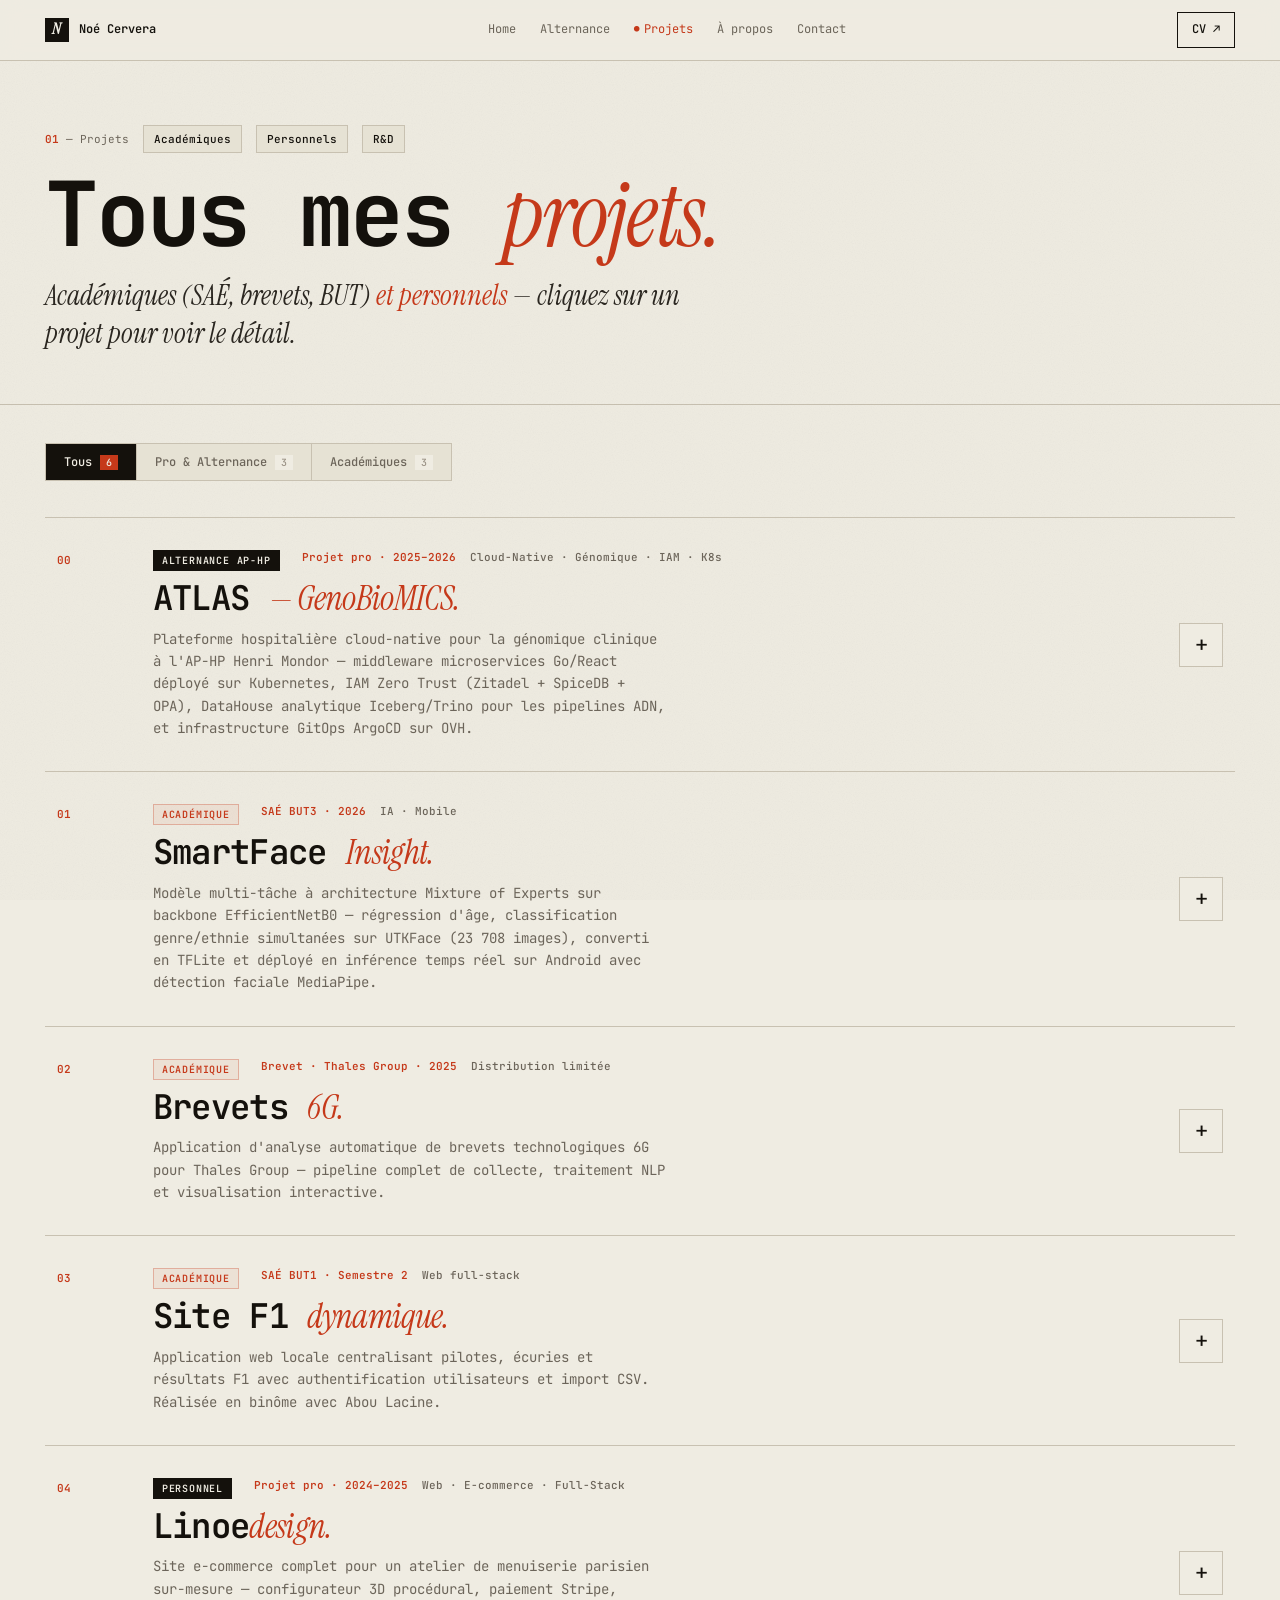
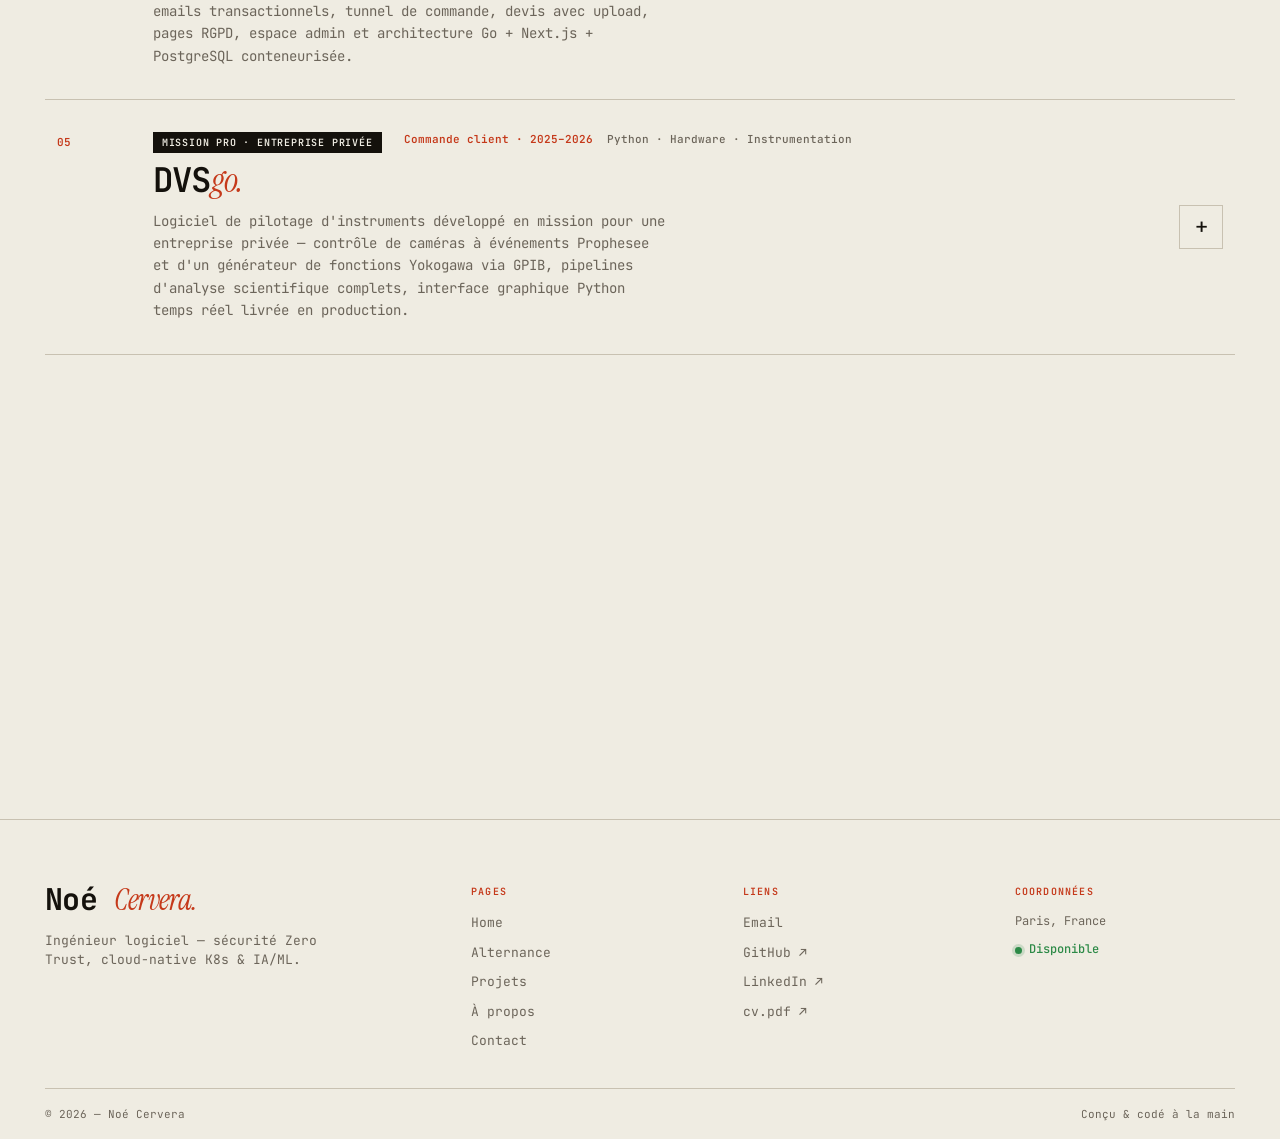
<file: sae.html>
<!doctype html>
<html lang="fr">
<head>
  <meta charset="utf-8">
  <meta http-equiv="refresh" content="0; url=projets.html">
  <link rel="canonical" href="https://noe-cervera.github.io/projets.html">
</head>
<body>
  <a href="projets.html">Redirection vers Projets…</a>
</body>
</html>
</file>
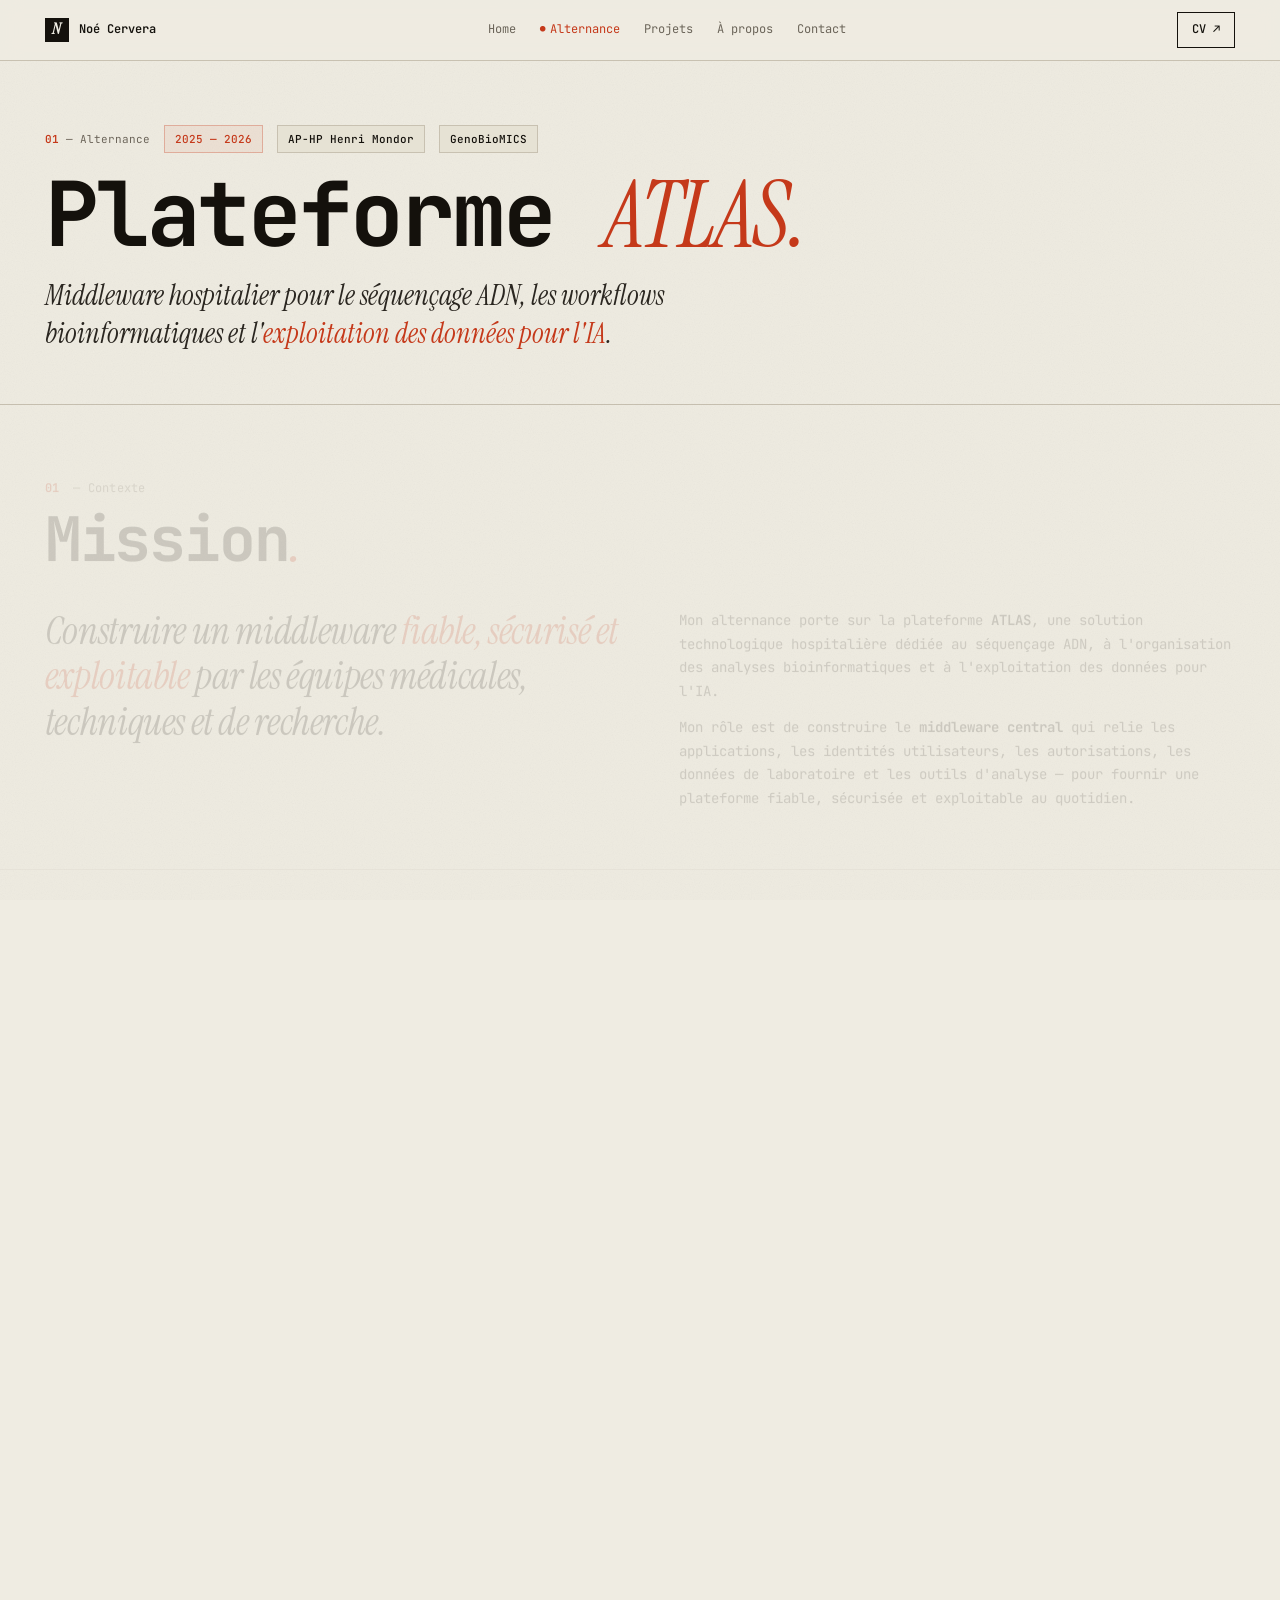
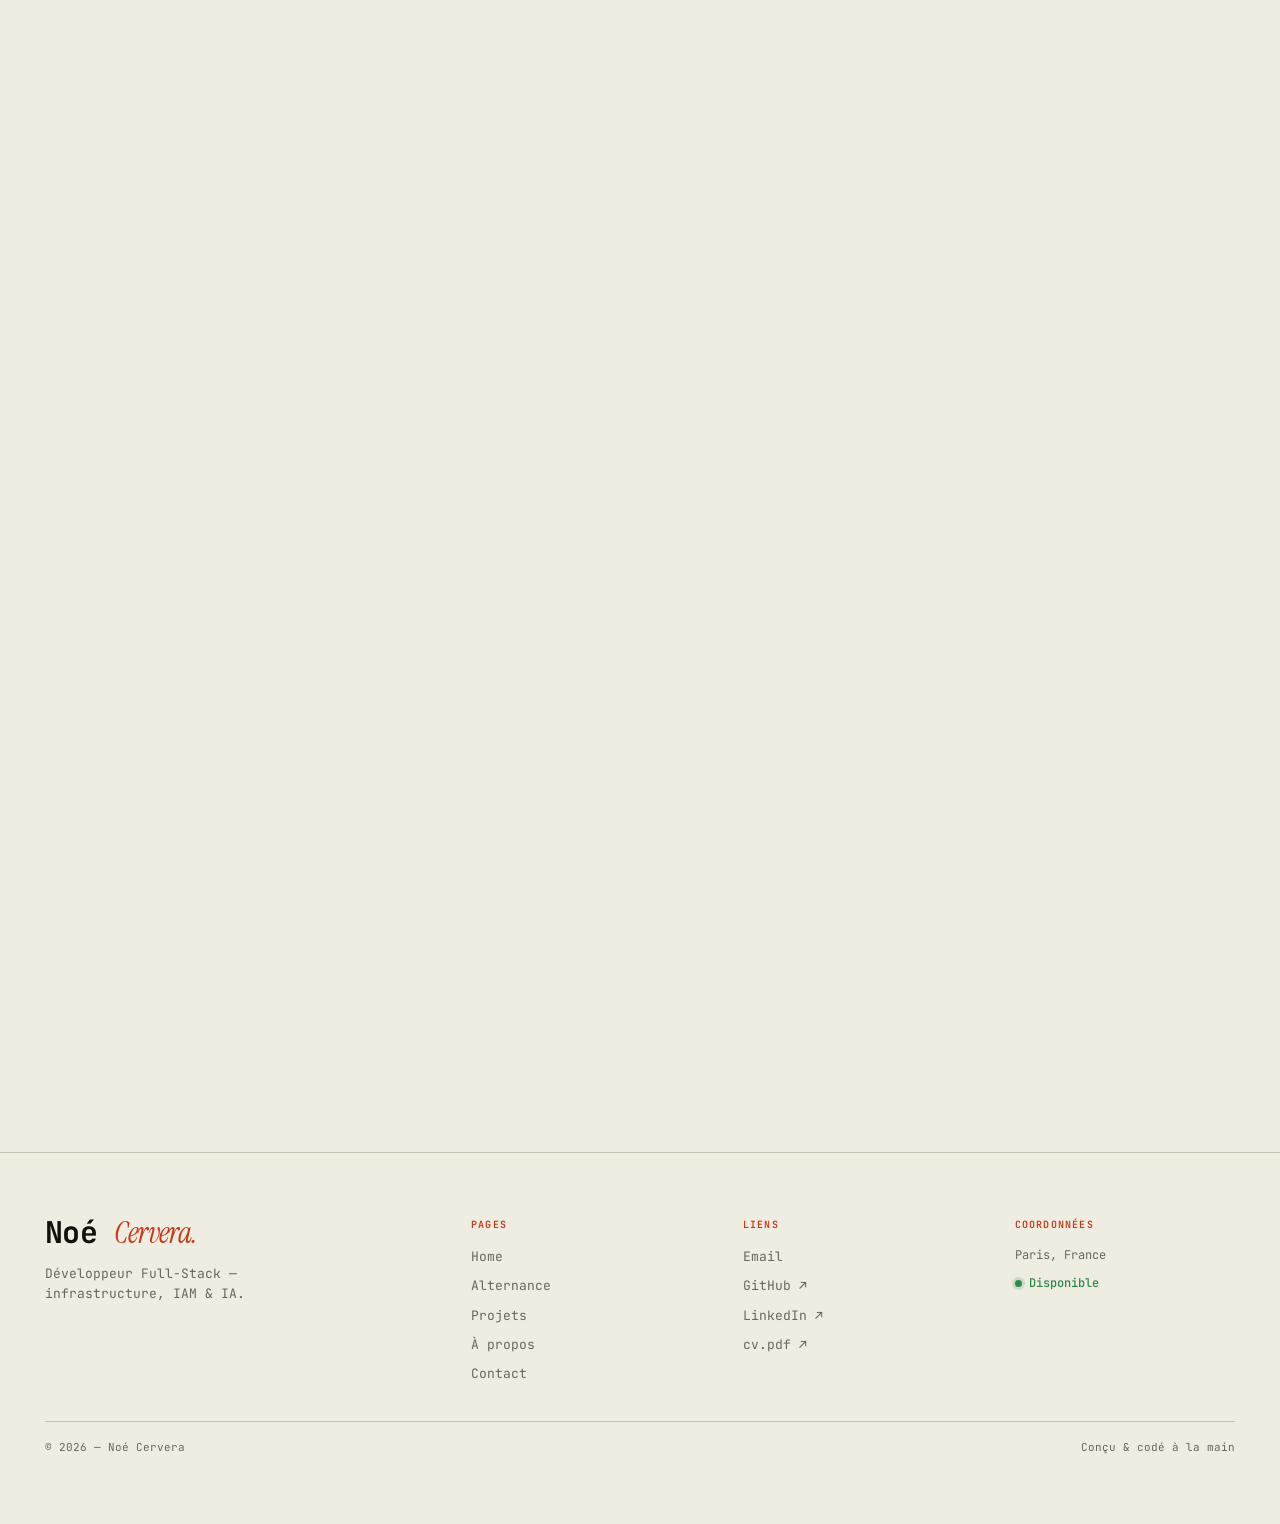
<file: stage.html>
<!doctype html>
<html lang="fr">
<head>
  <meta charset="utf-8">
  <meta http-equiv="refresh" content="0; url=alternance.html">
  <link rel="canonical" href="https://noe-cervera.github.io/alternance.html">
</head>
<body>
  <a href="alternance.html">Redirection vers Alternance…</a>
</body>
</html>
</file>
<file: assets/portfolio.css>
/* ============================================
   PORTFOLIO — Design System
   Carnet de développeur · papier crème · vermillon
   ============================================ */
:root {
  --paper:      #efece2;
  --paper-deep: #e6e2d4;
  --paper-line: #d8d2c1;
  --ink:        #14110c;
  --ink-soft:   #2a2620;
  --muted:      #6c655a;
  --subtle:     #9a9285;
  --rule:       #c8c1b1;
  --accent:     #c5391a;
  --accent-deep:#9c2c14;
  --ok:         #2d8a47;

  --mono:    "JetBrains Mono", ui-monospace, "SF Mono", Menlo, monospace;
  --serif:   "Instrument Serif", "Times New Roman", serif;

  --gutter:  clamp(18px, 3.5vw, 48px);
  --maxw:    1320px;
}

* { box-sizing: border-box; }
html { scroll-behavior: smooth; }
body {
  margin: 0;
  background: var(--paper);
  color: var(--ink);
  font-family: var(--mono);
  font-size: 14px;
  line-height: 1.65;
  font-weight: 400;
  -webkit-font-smoothing: antialiased;
  text-rendering: optimizeLegibility;
}

/* paper grain */
body::before {
  content: "";
  position: fixed; inset: 0;
  pointer-events: none;
  z-index: 1;
  opacity: .28;
  mix-blend-mode: multiply;
  background-image: url("data:image/svg+xml;utf8,<svg xmlns='http://www.w3.org/2000/svg' width='280' height='280'><filter id='n'><feTurbulence type='fractalNoise' baseFrequency='.9' numOctaves='2' stitchTiles='stitch'/><feColorMatrix values='0 0 0 0 0.08  0 0 0 0 0.07  0 0 0 0 0.05  0 0 0 .12 0'/></filter><rect width='100%' height='100%' filter='url(%23n)'/></svg>");
}

a { color: inherit; text-decoration: none; }
::selection { background: var(--accent); color: var(--paper); }

.wrap { max-width: var(--maxw); margin: 0 auto; padding: 0 var(--gutter); position: relative; z-index: 2; }
.serif { font-family: var(--serif); font-style: italic; }
.accent { color: var(--accent); }

/* ============================================
   TOP BAR
   ============================================ */
.topbar {
  position: sticky; top: 0; z-index: 50;
  background: color-mix(in oklab, var(--paper) 90%, transparent);
  backdrop-filter: blur(10px) saturate(1.2);
  border-bottom: 1px solid var(--rule);
}
.topbar-inner {
  display: flex; align-items: center; justify-content: space-between;
  padding: 12px var(--gutter);
  max-width: var(--maxw); margin: 0 auto;
  font-size: 12px;
}
.topbar-brand {
  display: flex; align-items: center; gap: 10px;
  color: var(--ink);
  font-weight: 600;
}
.topbar-brand .mark {
  display: inline-flex; align-items: center; justify-content: center;
  width: 24px; height: 24px;
  background: var(--ink);
  color: var(--paper);
  font-family: var(--serif);
  font-style: italic;
  font-size: 16px;
  letter-spacing: 0;
  padding-bottom: 2px;
}
.topbar-nav { display: flex; gap: 4px; }
.topbar-nav a {
  position: relative;
  color: var(--muted);
  padding: 6px 10px;
  transition: color .2s, background .2s;
}
.topbar-nav a:hover { color: var(--ink); background: var(--paper-deep); }
.topbar-nav a.is-active { color: var(--accent); }
.topbar-nav a.is-active::before { content: "● "; font-size: 9px; vertical-align: middle; }
.topbar-cta {
  font-size: 12px;
  padding: 7px 14px;
  border: 1px solid var(--ink);
  color: var(--ink);
  transition: background .2s, color .2s;
  font-weight: 500;
}
.topbar-cta:hover { background: var(--ink); color: var(--paper); }

/* ============================================
   BUTTONS & LINKS
   ============================================ */
.btn {
  display: inline-flex; align-items: center; gap: 10px;
  font-family: var(--mono);
  font-size: 12px;
  font-weight: 500;
  padding: 12px 20px;
  background: var(--ink);
  color: var(--paper);
  border: 1px solid var(--ink);
  transition: transform .25s ease, background .25s ease, border-color .25s ease;
  cursor: pointer;
}
.btn:hover { background: var(--accent); border-color: var(--accent); transform: translateY(-2px); }
.btn .arr { transition: transform .25s ease; }
.btn:hover .arr { transform: translate(4px, -4px); }
.btn-ghost { background: transparent; color: var(--ink); }
.btn-ghost:hover { background: var(--ink); color: var(--paper); }

.inline-link {
  position: relative; padding-bottom: 2px;
  color: var(--ink); font-weight: 500;
  transition: color .2s;
}
.inline-link::after {
  content: ""; position: absolute; left: 0; bottom: 0; height: 1px;
  width: 100%; background: currentColor; transform-origin: right;
  transform: scaleX(1); transition: transform .3s ease;
}
.inline-link:hover { color: var(--accent); }

/* ============================================
   PAGE HEADER
   ============================================ */
.page-header {
  padding: clamp(36px, 5vw, 72px) 0 clamp(28px, 4vw, 52px);
  border-bottom: 1px solid var(--rule);
}
.page-eyebrow {
  display: flex; align-items: center; gap: 14px;
  font-size: 11px;
  color: var(--muted);
  margin-bottom: 18px;
  flex-wrap: wrap;
}
.page-eyebrow .num { color: var(--accent); font-weight: 600; }
.page-eyebrow .tag {
  display: inline-block;
  padding: 4px 10px;
  border: 1px solid var(--rule);
  color: var(--ink);
  font-size: 11px;
  background: var(--paper-deep);
}
.page-eyebrow .tag.accent { color: var(--accent); border-color: rgba(197,57,26,.3); background: rgba(197,57,26,.06); }
.page-title {
  font-family: var(--mono);
  font-weight: 700;
  font-size: clamp(40px, 7vw, 96px);
  line-height: .96;
  letter-spacing: -.035em;
  margin: 0 0 18px;
  color: var(--ink);
}
.page-title .it { font-family: var(--serif); font-style: italic; font-weight: 400; color: var(--accent); letter-spacing: -.02em; }
.page-lead {
  font-family: var(--serif);
  font-style: italic;
  font-size: clamp(20px, 2.4vw, 28px);
  line-height: 1.35;
  color: var(--ink-soft);
  margin: 0;
  max-width: 50ch;
  font-weight: 400;
}
.page-lead em { color: var(--accent); font-style: italic; }

/* ============================================
   SECTIONS — same as home
   ============================================ */
.section { padding: clamp(36px, 4.5vw, 64px) 0; border-bottom: 1px solid var(--rule); position: relative; }
.section:last-of-type { border-bottom: none; }
.section-head {
  display: grid;
  grid-template-columns: 1fr;
  gap: 10px;
  margin-bottom: clamp(24px, 3vw, 40px);
}
.section-path {
  font-size: 12px;
  color: var(--muted);
  letter-spacing: .02em;
  display: flex; align-items: center; gap: 10px;
}
.section-path .num { color: var(--accent); font-weight: 600; margin-right: 4px; }
.section-title {
  font-family: var(--mono);
  font-weight: 700;
  font-size: clamp(32px, 4.8vw, 64px);
  line-height: .98;
  letter-spacing: -.035em;
  margin: 0;
  color: var(--ink);
}
.section-title .it { font-family: var(--serif); font-style: italic; font-weight: 400; color: var(--accent); letter-spacing: -.02em; }
.section-sub {
  font-size: 13px;
  color: var(--muted);
  max-width: 64ch;
  margin: 6px 0 0;
}

/* ============================================
   ROW LIST
   ============================================ */
.row-list { display: flex; flex-direction: column; border-top: 1px solid var(--rule); }
.row {
  display: grid;
  grid-template-columns: 64px 1fr auto;
  gap: clamp(16px, 2.5vw, 36px);
  align-items: baseline;
  padding: clamp(20px, 2.5vw, 28px) 12px;
  border-bottom: 1px solid var(--rule);
  cursor: pointer;
  transition: background .25s ease, padding-left .25s ease;
  position: relative;
}
.row.no-link { cursor: default; }
.row::after {
  content: "→";
  position: absolute;
  right: 14px; top: 50%;
  transform: translate(20px, -50%);
  font-size: 24px;
  color: var(--accent);
  opacity: 0;
  transition: transform .3s ease, opacity .3s ease;
  pointer-events: none;
}
.row:not(.no-link):hover {
  background: var(--paper-deep);
  padding-left: 24px;
}
.row:not(.no-link):hover::after { transform: translate(0, -50%); opacity: 1; }
.row:not(.no-link):hover .row-meta { opacity: 0; }
.row-num {
  font-size: 11px;
  color: var(--accent);
  font-weight: 600;
}
.row-main { min-width: 0; }
.row-where {
  font-size: 11px;
  color: var(--accent);
  margin: 0 0 8px;
  font-weight: 500;
}
.row-title {
  font-family: var(--mono);
  font-weight: 600;
  font-size: clamp(20px, 2.2vw, 26px);
  line-height: 1.15;
  letter-spacing: -.02em;
  margin: 0 0 10px;
  color: var(--ink);
}
.row-title .it { font-family: var(--serif); font-style: italic; font-weight: 400; color: var(--accent); }
.row-desc {
  font-size: 13.5px;
  color: var(--muted);
  line-height: 1.6;
  margin: 0 0 10px;
  max-width: 62ch;
}
.row-tags {
  display: flex; flex-wrap: wrap;
  font-size: 11px;
  color: var(--ink-soft);
  gap: 4px 0;
}
.row-tags span { padding: 2px 0; }
.row-tags span::after { content: " · "; color: var(--subtle); margin: 0 10px; }
.row-tags span:last-child::after { content: ""; }
.row-meta {
  font-size: 12px;
  color: var(--muted);
  text-align: right;
  transition: opacity .3s ease;
  white-space: nowrap;
  font-weight: 500;
}
.row-meta strong { display: block; color: var(--ink); font-weight: 600; margin-bottom: 2px; }
.row-meta .com { color: var(--subtle); font-weight: 400; }

/* ============================================
   SKILLS BLOCK
   ============================================ */
.skills-block {
  border: 1px solid var(--rule);
  background: var(--paper-deep);
  padding: clamp(20px, 3vw, 36px) clamp(20px, 3vw, 36px);
  font-size: 13px;
  position: relative;
}
.skills-block::before {
  content: "Stack technique";
  position: absolute;
  top: -10px; left: 24px;
  background: var(--paper);
  padding: 0 10px;
  font-size: 11px;
  color: var(--accent);
  font-weight: 500;
  letter-spacing: .04em;
}
.skill-group {
  display: grid;
  grid-template-columns: 1fr;
  gap: 0;
  border-bottom: 1px dashed var(--rule);
  align-items: baseline;
}
.skill-group:last-child { border-bottom: none; }
.skill-group-name {
  font-family: var(--mono);
  font-size: 13px;
  font-weight: 600;
  color: var(--ink);
  cursor: pointer;
  user-select: none;
  padding: 14px 4px;
  display: flex; align-items: center; justify-content: space-between;
  transition: color .2s;
}
.skill-group-name:hover { color: var(--accent); }
.skill-group-name::before { content: "● "; color: var(--accent); font-size: 10px; }
.skill-group-name .chev {
  font-family: var(--mono);
  color: var(--muted);
  font-size: 12px;
  font-weight: 400;
  transition: transform .25s ease, color .2s;
  display: inline-block;
}
.skill-group.open .skill-group-name .chev { transform: rotate(90deg); color: var(--accent); }
.skill-group-list {
  display: flex; flex-wrap: wrap;
  font-size: 12px;
  color: var(--ink-soft);
  gap: 4px 0;
  line-height: 1.5;
  max-height: 0;
  overflow: hidden;
  transition: max-height .35s ease, padding .35s ease;
  padding: 0 4px;
}
.skill-group.open .skill-group-list {
  max-height: 240px;
  padding: 0 4px 18px;
}
.skill-group-list span { display: inline-flex; align-items: center; gap: 5px; }
.skill-group-list span::after { content: ","; color: var(--subtle); margin-right: 8px; }
.skill-group-list span:last-child::after { content: ""; }
.skill-group-list img { width: 13px; height: 13px; object-fit: contain; opacity: .82; }

/* ============================================
   FORM ROWS (formation)
   ============================================ */
.form-row {
  display: grid;
  grid-template-columns: 1fr auto;
  gap: 24px;
  padding: 22px 14px;
  border-bottom: 1px solid var(--rule);
  align-items: baseline;
  transition: background .25s, padding-left .25s;
}
.form-row:first-of-type { border-top: 1px solid var(--rule); }
.form-row.link { cursor: pointer; }
.form-row.link:hover { background: var(--paper-deep); padding-left: 24px; color: inherit; }
.form-row h3 {
  font-family: var(--mono);
  font-weight: 600;
  font-size: clamp(18px, 2vw, 22px);
  margin: 0 0 4px;
  letter-spacing: -.015em;
  color: var(--ink);
}
.form-row h3 .it { font-family: var(--serif); font-style: italic; font-weight: 400; color: var(--accent); }
.form-where { font-size: 11px; color: var(--muted); }
.form-year { font-size: 12px; color: var(--ink); text-align: right; white-space: nowrap; font-weight: 500; }

/* ============================================
   TILES (replaces .card)
   ============================================ */
.tile-grid {
  display: grid;
  gap: 14px;
  grid-template-columns: repeat(auto-fit, minmax(280px, 1fr));
}
.tile-grid.cols-2 { grid-template-columns: repeat(auto-fit, minmax(320px, 1fr)); }
.tile-grid.cols-3 { grid-template-columns: repeat(auto-fit, minmax(240px, 1fr)); }
.tile {
  background: var(--paper-deep);
  border: 1px solid var(--rule);
  padding: 24px 24px 26px;
  display: flex; flex-direction: column;
  position: relative;
  transition: background .25s, border-color .25s;
}
.tile:hover { background: var(--paper); border-color: var(--ink); }
.tile-num {
  font-size: 11px;
  color: var(--accent);
  font-weight: 600;
  margin-bottom: 10px;
}
.tile h3 {
  font-family: var(--mono);
  font-weight: 600;
  font-size: 18px;
  line-height: 1.25;
  letter-spacing: -.015em;
  margin: 0 0 10px;
  color: var(--ink);
}
.tile h3 .it { font-family: var(--serif); font-style: italic; font-weight: 400; color: var(--accent); }
.tile p {
  font-size: 13.5px;
  color: var(--muted);
  line-height: 1.6;
  margin: 0;
}
.tile ul {
  margin: 0; padding: 0 0 0 16px;
  font-size: 13px;
  color: var(--ink-soft);
  line-height: 1.7;
}
.tile ul li { margin-bottom: 4px; }
.tile ul li strong { color: var(--ink); font-weight: 600; }
.tile ul li::marker { color: var(--accent); }

/* ============================================
   KV TABLE (key/value)
   ============================================ */
.kv {
  width: 100%;
  border-collapse: collapse;
  border-top: 1px solid var(--rule);
}
.kv tr { border-bottom: 1px solid var(--rule); }
.kv th, .kv td {
  text-align: left;
  padding: 16px 14px;
  vertical-align: top;
}
.kv th {
  width: 240px;
  font-family: var(--mono);
  font-size: 11px;
  font-weight: 500;
  text-transform: uppercase;
  letter-spacing: .08em;
  color: var(--muted);
}
.kv td {
  font-size: 13.5px;
  color: var(--ink-soft);
  line-height: 1.65;
}
.kv td strong { color: var(--ink); font-weight: 600; }
@media (max-width: 720px) {
  .kv th { width: auto; display: block; padding-bottom: 4px; }
  .kv td { display: block; padding-top: 0; }
}

/* ============================================
   TAGS (badges replacement)
   ============================================ */
.tags {
  display: flex; flex-wrap: wrap;
  gap: 6px;
}
.tag {
  display: inline-block;
  padding: 5px 10px;
  border: 1px solid var(--rule);
  background: var(--paper);
  font-size: 11px;
  font-weight: 500;
  color: var(--ink-soft);
  font-family: var(--mono);
  transition: border-color .2s, color .2s;
}
.tag:hover { border-color: var(--ink); color: var(--ink); }
.tag.accent { color: var(--accent); border-color: rgba(197,57,26,.3); background: rgba(197,57,26,.04); }

/* ============================================
   INTRO TWO-COLUMN
   ============================================ */
.intro {
  display: grid;
  grid-template-columns: 1.05fr 1fr;
  gap: clamp(28px, 4vw, 56px);
  align-items: start;
}
.intro-callout {
  font-family: var(--serif);
  font-style: italic;
  font-size: clamp(24px, 3vw, 38px);
  line-height: 1.2;
  font-weight: 400;
  letter-spacing: -.01em;
  color: var(--ink);
  margin: 0;
}
.intro-callout em { color: var(--accent); font-style: italic; }
.intro-text p {
  font-size: 14px;
  line-height: 1.7;
  color: var(--ink-soft);
  margin: 0 0 12px;
}
.intro-text p:last-child { margin-bottom: 0; }
.intro-text strong { font-weight: 600; color: var(--ink); }

/* ============================================
   FORM (contact)
   ============================================ */
.contact-form {
  display: grid;
  gap: 18px;
}
.contact-form .field {
  display: flex; flex-direction: column; gap: 6px;
}
.contact-form label {
  font-size: 11px;
  color: var(--muted);
  text-transform: uppercase;
  letter-spacing: .08em;
  font-weight: 500;
}
.contact-form input,
.contact-form textarea {
  font-family: var(--mono);
  font-size: 14px;
  background: transparent;
  border: none;
  border-bottom: 1px solid var(--rule);
  padding: 10px 0;
  color: var(--ink);
  outline: none;
  resize: vertical;
  transition: border-color .2s;
}
.contact-form input:focus,
.contact-form textarea:focus {
  border-bottom-color: var(--accent);
}
.contact-form textarea { min-height: 130px; line-height: 1.6; }
.contact-form .row-2 {
  display: grid;
  grid-template-columns: 1fr 1fr;
  gap: 18px;
}
@media (max-width: 560px) {
  .contact-form .row-2 { grid-template-columns: 1fr; }
}

/* ============================================
   ARCHITECTURE STACK (alternance)
   ============================================ */
.arch-grid {
  display: grid;
  grid-template-columns: repeat(auto-fit, minmax(200px, 1fr));
  gap: 8px;
  border: 1px solid var(--rule);
  background: var(--paper-deep);
  padding: 12px;
  position: relative;
}
.arch-grid::before {
  content: "Architecture";
  position: absolute;
  top: -10px; left: 20px;
  background: var(--paper);
  padding: 0 10px;
  font-size: 11px;
  color: var(--accent);
  font-weight: 500;
  letter-spacing: .04em;
}
.arch-cell {
  background: var(--paper);
  border: 1px solid var(--rule);
  padding: 16px 14px;
  text-align: left;
}
.arch-cell .role {
  font-size: 10px;
  color: var(--accent);
  font-weight: 600;
  text-transform: uppercase;
  letter-spacing: .08em;
  margin-bottom: 6px;
}
.arch-cell .stack {
  font-size: 13px;
  color: var(--ink);
  font-weight: 500;
  letter-spacing: -.01em;
}

/* ============================================
   MARQUEE
   ============================================ */
.marquee {
  overflow: hidden;
  border-top: 1px solid var(--rule);
  border-bottom: 1px solid var(--rule);
  padding: 18px 0;
  background: var(--paper-deep);
  position: relative;
}
.marquee-track {
  display: flex;
  white-space: nowrap;
  animation: scroll 50s linear infinite;
  gap: 56px;
  font-size: clamp(22px, 3.4vw, 44px);
  font-weight: 600;
  color: var(--ink);
  letter-spacing: -.02em;
}
.marquee-track > span { display: inline-flex; align-items: center; gap: 56px; }
.marquee-track .sep { color: var(--accent); font-family: var(--serif); font-style: italic; font-size: .9em; font-weight: 400; }
@keyframes scroll {
  from { transform: translateX(0); }
  to   { transform: translateX(-50%); }
}

/* ============================================
   CTA
   ============================================ */
.cta { padding: clamp(44px, 6vw, 80px) 0; }
.cta-eyebrow {
  font-size: 12px;
  color: var(--muted);
  margin-bottom: 24px;
}
.cta-eyebrow .num { color: var(--accent); font-weight: 600; margin-right: 4px; }
.cta-headline {
  font-family: var(--mono);
  font-weight: 700;
  font-size: clamp(36px, 6vw, 88px);
  line-height: .98;
  letter-spacing: -.04em;
  margin: 0 0 28px;
  color: var(--ink);
  max-width: 18ch;
}
.cta-headline .it { font-family: var(--serif); font-style: italic; font-weight: 400; color: var(--accent); letter-spacing: -.02em; }
.cta-email {
  display: inline-block;
  font-family: var(--mono);
  font-size: clamp(18px, 2.4vw, 28px);
  font-weight: 500;
  color: var(--ink);
  border-bottom: 2px solid var(--ink);
  padding-bottom: 4px;
  transition: color .2s, border-color .2s;
}
.cta-email:hover { color: var(--accent); border-color: var(--accent); }
.cta-meta {
  margin-top: 32px;
  display: flex; gap: 28px; flex-wrap: wrap;
  font-size: 12px;
  color: var(--muted);
}
.cta-meta a { font-weight: 500; transition: color .2s; }
.cta-meta a:hover { color: var(--accent); }

/* ============================================
   FOOTER (fat)
   ============================================ */
.footer {
  padding: 0;
  border-top: 1px solid var(--rule);
  font-family: var(--mono);
  font-size: 12px;
  color: var(--muted);
}
.footer-inner {
  display: flex; justify-content: space-between; align-items: center;
  flex-wrap: wrap; gap: 12px;
  padding: 24px 0;
}
.fat-footer .footer-grid {
  display: grid;
  grid-template-columns: 1.7fr 1fr 1fr 1fr;
  gap: clamp(24px, 4vw, 56px);
  padding: clamp(40px, 5vw, 64px) 0 clamp(28px, 3vw, 36px);
  border-bottom: 1px solid var(--rule);
}
.footer-col { display: flex; flex-direction: column; gap: 8px; }
.footer-col a {
  color: var(--muted);
  transition: color .2s;
  width: fit-content;
  font-size: 13px;
}
.footer-col a:hover { color: var(--accent); }
.footer-h {
  font-size: 10px;
  text-transform: uppercase;
  letter-spacing: .12em;
  color: var(--accent);
  font-weight: 600;
  margin-bottom: 4px;
}
.footer-name {
  font-family: var(--mono);
  font-size: clamp(22px, 2.6vw, 30px);
  font-weight: 700;
  letter-spacing: -.02em;
  color: var(--ink);
  margin-bottom: 8px;
  line-height: 1;
}
.footer-name .it { font-family: var(--serif); font-style: italic; font-weight: 400; color: var(--accent); }
.footer-tag {
  margin: 0;
  font-size: 13px;
  line-height: 1.5;
  color: var(--muted);
  max-width: 36ch;
}
.footer-avail {
  display: inline-flex; align-items: center; gap: 7px;
  color: var(--ok); font-weight: 500;
}
.footer-dot {
  display: inline-block; width: 7px; height: 7px; border-radius: 50%;
  background: var(--ok);
  box-shadow: 0 0 0 3px rgba(45,138,71,.18);
}
.footer-bottom {
  display: flex; justify-content: space-between;
  padding: 16px 0;
  flex-wrap: wrap; gap: 8px;
  font-size: 11px;
}
@media (max-width: 720px) {
  .fat-footer .footer-grid { grid-template-columns: 1fr 1fr; }
  .footer-col-main { grid-column: 1 / -1; }
}

/* ============================================
   MOBILE MENU (burger)
   ============================================ */
.topbar-burger {
  display: none;
  background: transparent;
  border: 1px solid var(--rule);
  color: var(--ink);
  font-family: var(--mono);
  font-size: 11px;
  padding: 6px 10px;
  cursor: pointer;
  letter-spacing: .04em;
}
.topbar-burger:hover { border-color: var(--ink); background: var(--paper-deep); }
.mobile-menu {
  position: fixed; inset: 0;
  background: var(--paper);
  z-index: 100;
  display: none;
  flex-direction: column;
  padding: 24px var(--gutter);
  animation: fadeIn .2s ease;
}
.mobile-menu.is-open { display: flex; }
.mobile-menu-top {
  display: flex; justify-content: space-between; align-items: center;
  border-bottom: 1px solid var(--rule);
  padding-bottom: 16px;
  margin-bottom: 28px;
  font-family: var(--mono);
  font-size: 12px;
  color: var(--ink);
  font-weight: 600;
}
.mobile-menu nav {
  display: flex; flex-direction: column;
  gap: 0;
}
.mobile-menu nav a {
  font-family: var(--mono);
  font-size: clamp(22px, 6vw, 36px);
  font-weight: 600;
  color: var(--ink);
  padding: 18px 0;
  border-bottom: 1px solid var(--rule);
  letter-spacing: -.02em;
  display: flex; justify-content: space-between; align-items: center;
}
.mobile-menu nav a .it { font-family: var(--serif); font-style: italic; font-weight: 400; color: var(--accent); margin-left: 6px; }
.mobile-menu nav a::after { content: "↗"; color: var(--accent); font-size: .65em; }
.mobile-menu nav a.is-active { color: var(--accent); }
.mobile-menu-foot {
  margin-top: auto;
  padding-top: 24px;
  display: flex; flex-direction: column; gap: 14px;
  font-family: var(--mono);
  font-size: 13px;
  color: var(--muted);
}
.mobile-menu-foot a { color: var(--muted); }
@keyframes fadeIn { from { opacity: 0; } to { opacity: 1; } }

@media (max-width: 920px) {
  .topbar-burger { display: inline-flex; }
}

/* ============================================
   FADE
   ============================================ */
.fade-up {
  opacity: 0;
  transform: translateY(20px);
  transition: opacity .8s cubic-bezier(.2,.7,.2,1), transform .8s cubic-bezier(.2,.7,.2,1);
}
.fade-up.is-in { opacity: 1; transform: none; }

/* ============================================
   RESPONSIVE
   ============================================ */
@media (max-width: 920px) {
  .intro { grid-template-columns: 1fr; gap: 28px; }
  .row { grid-template-columns: 50px 1fr; }
  .row-meta { grid-column: 1 / -1; text-align: left; margin-top: 8px; }
  .topbar-nav { display: none; }
}
@media (max-width: 560px) {
  .row-num { font-size: 10px; }
  .cta-meta { gap: 16px; }
}
</file>
